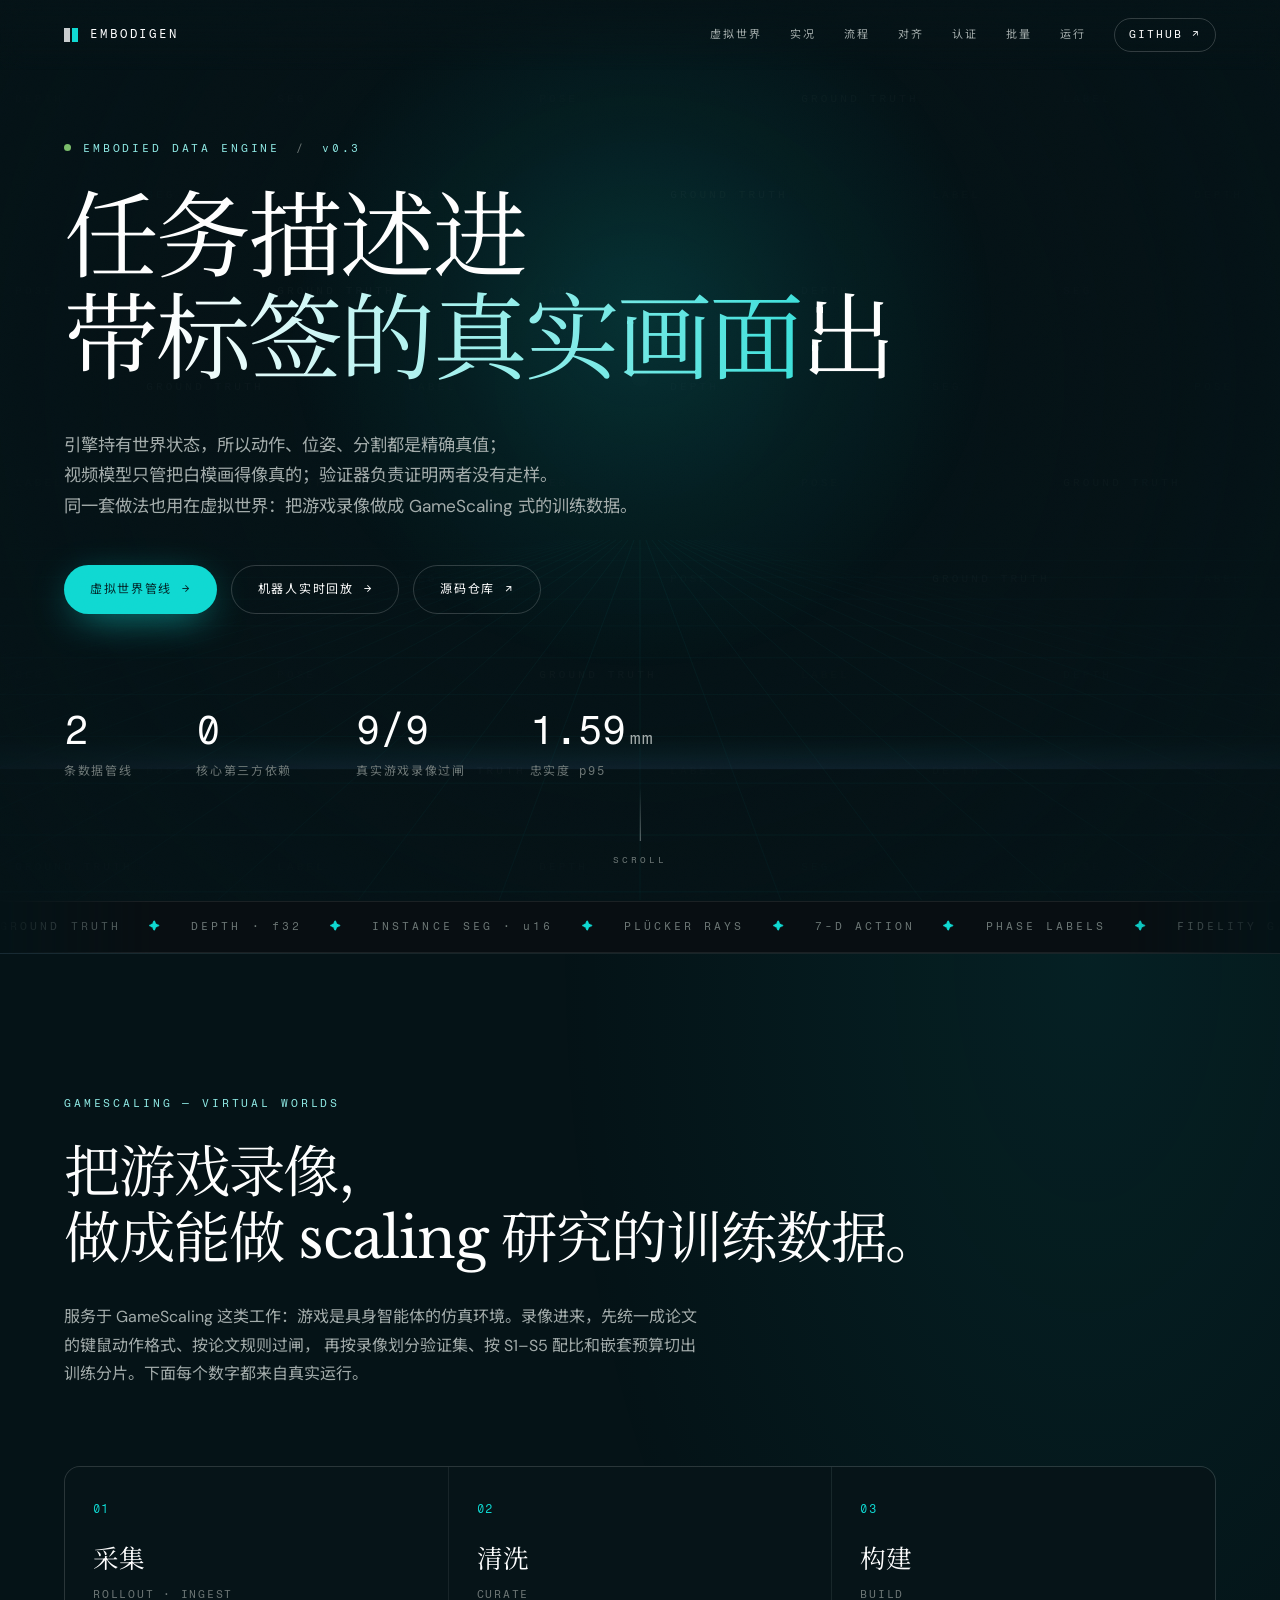
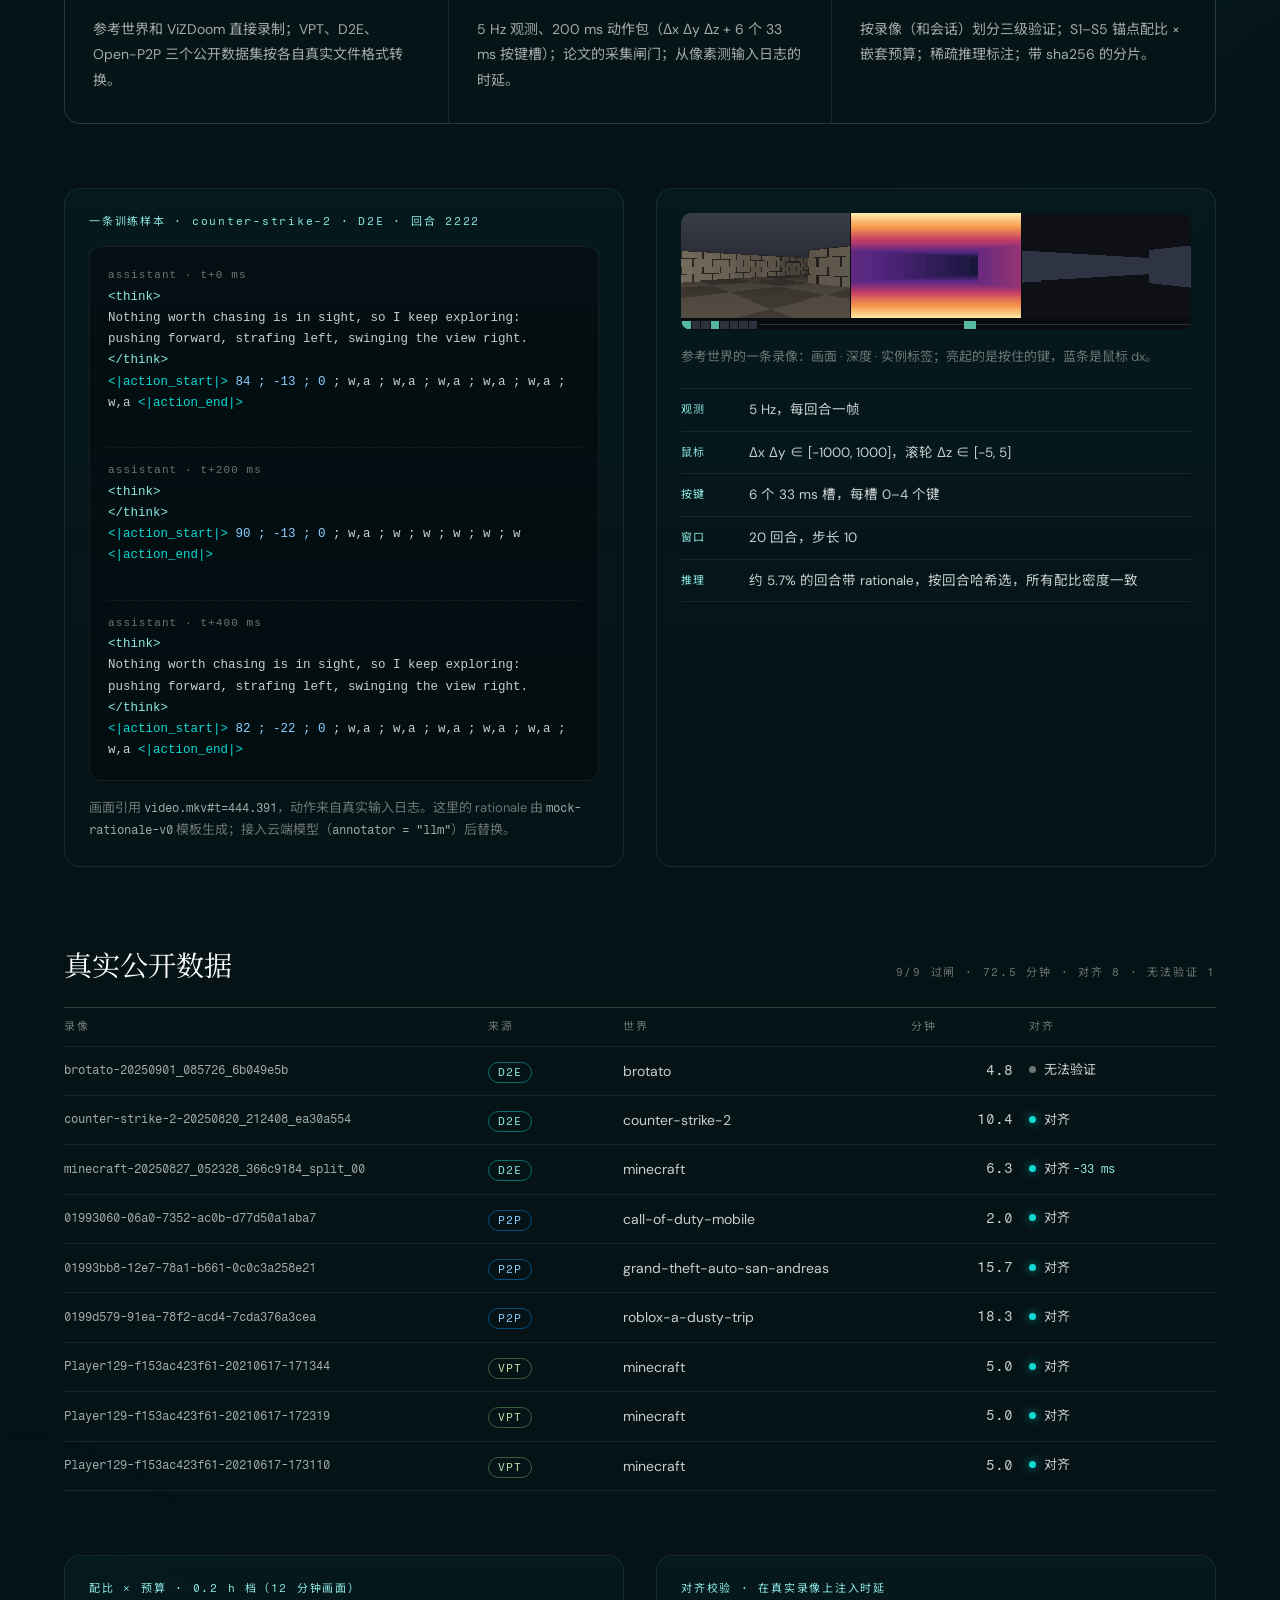
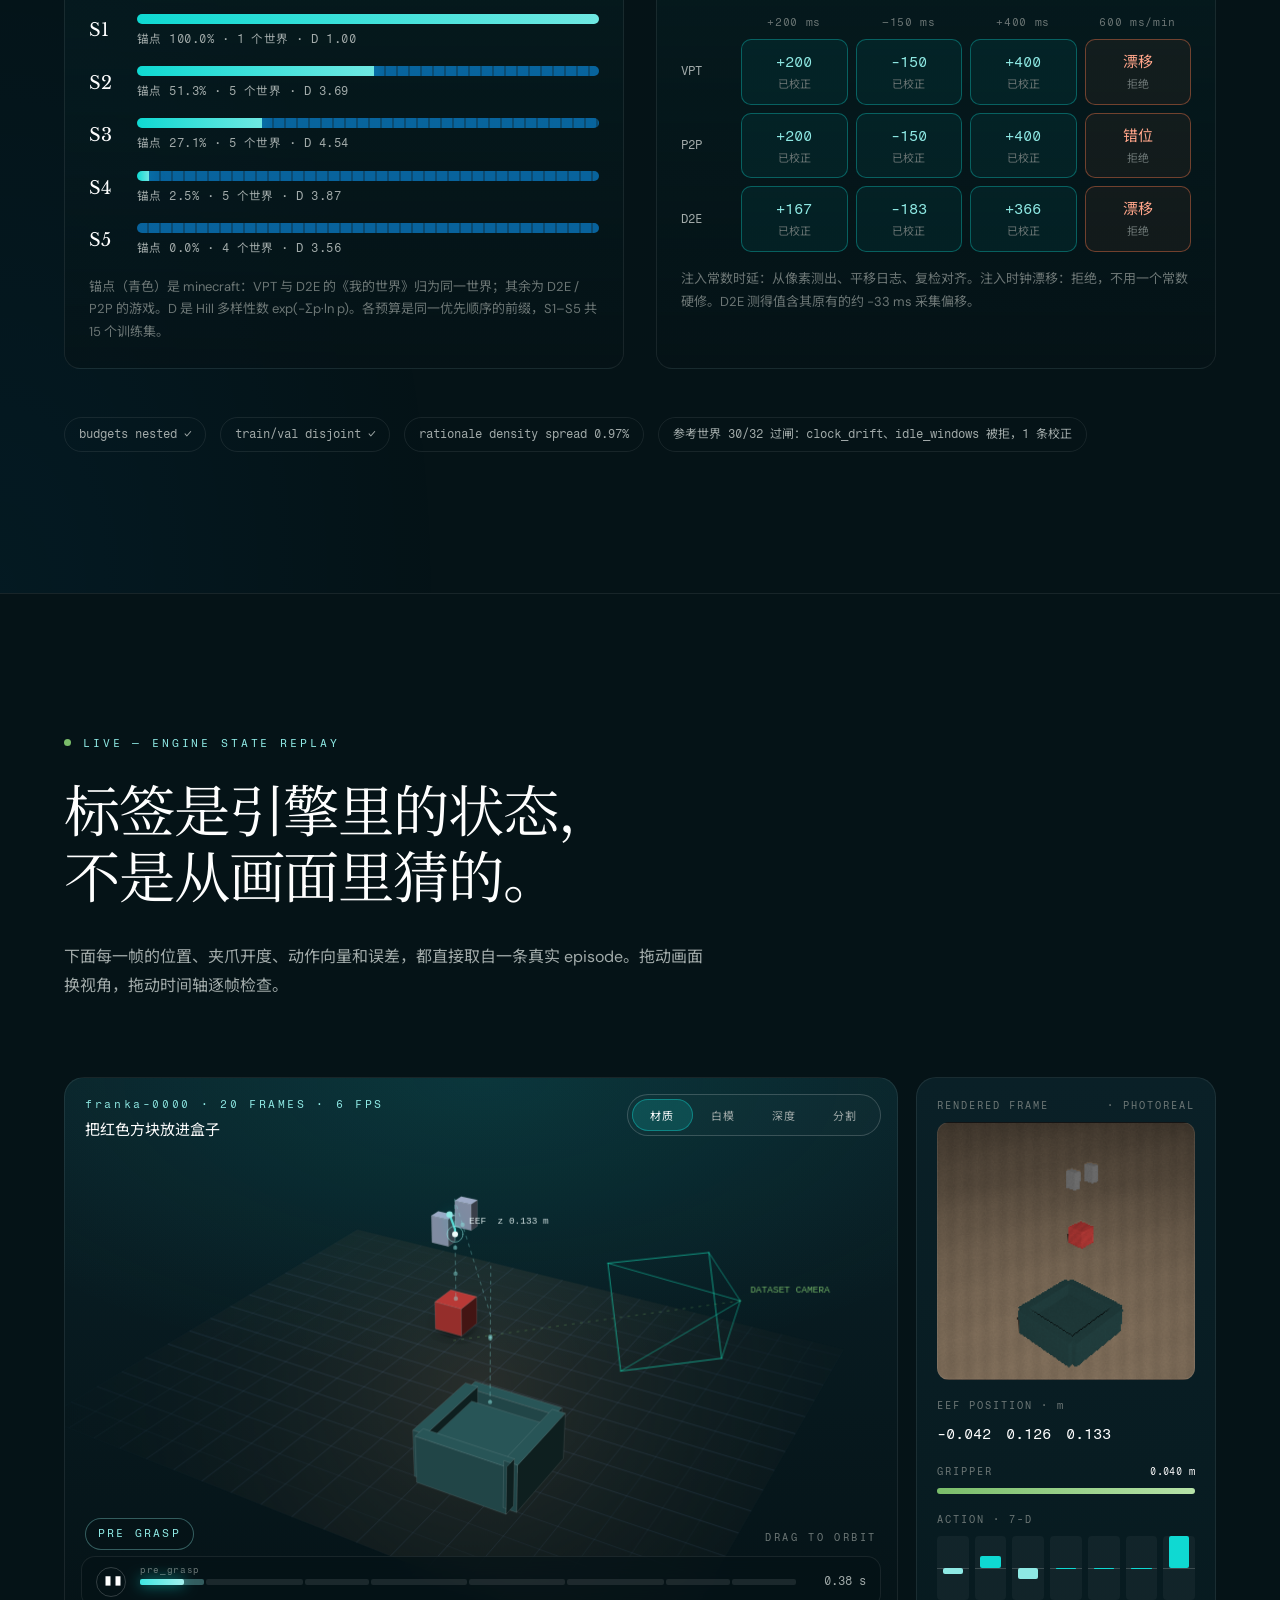
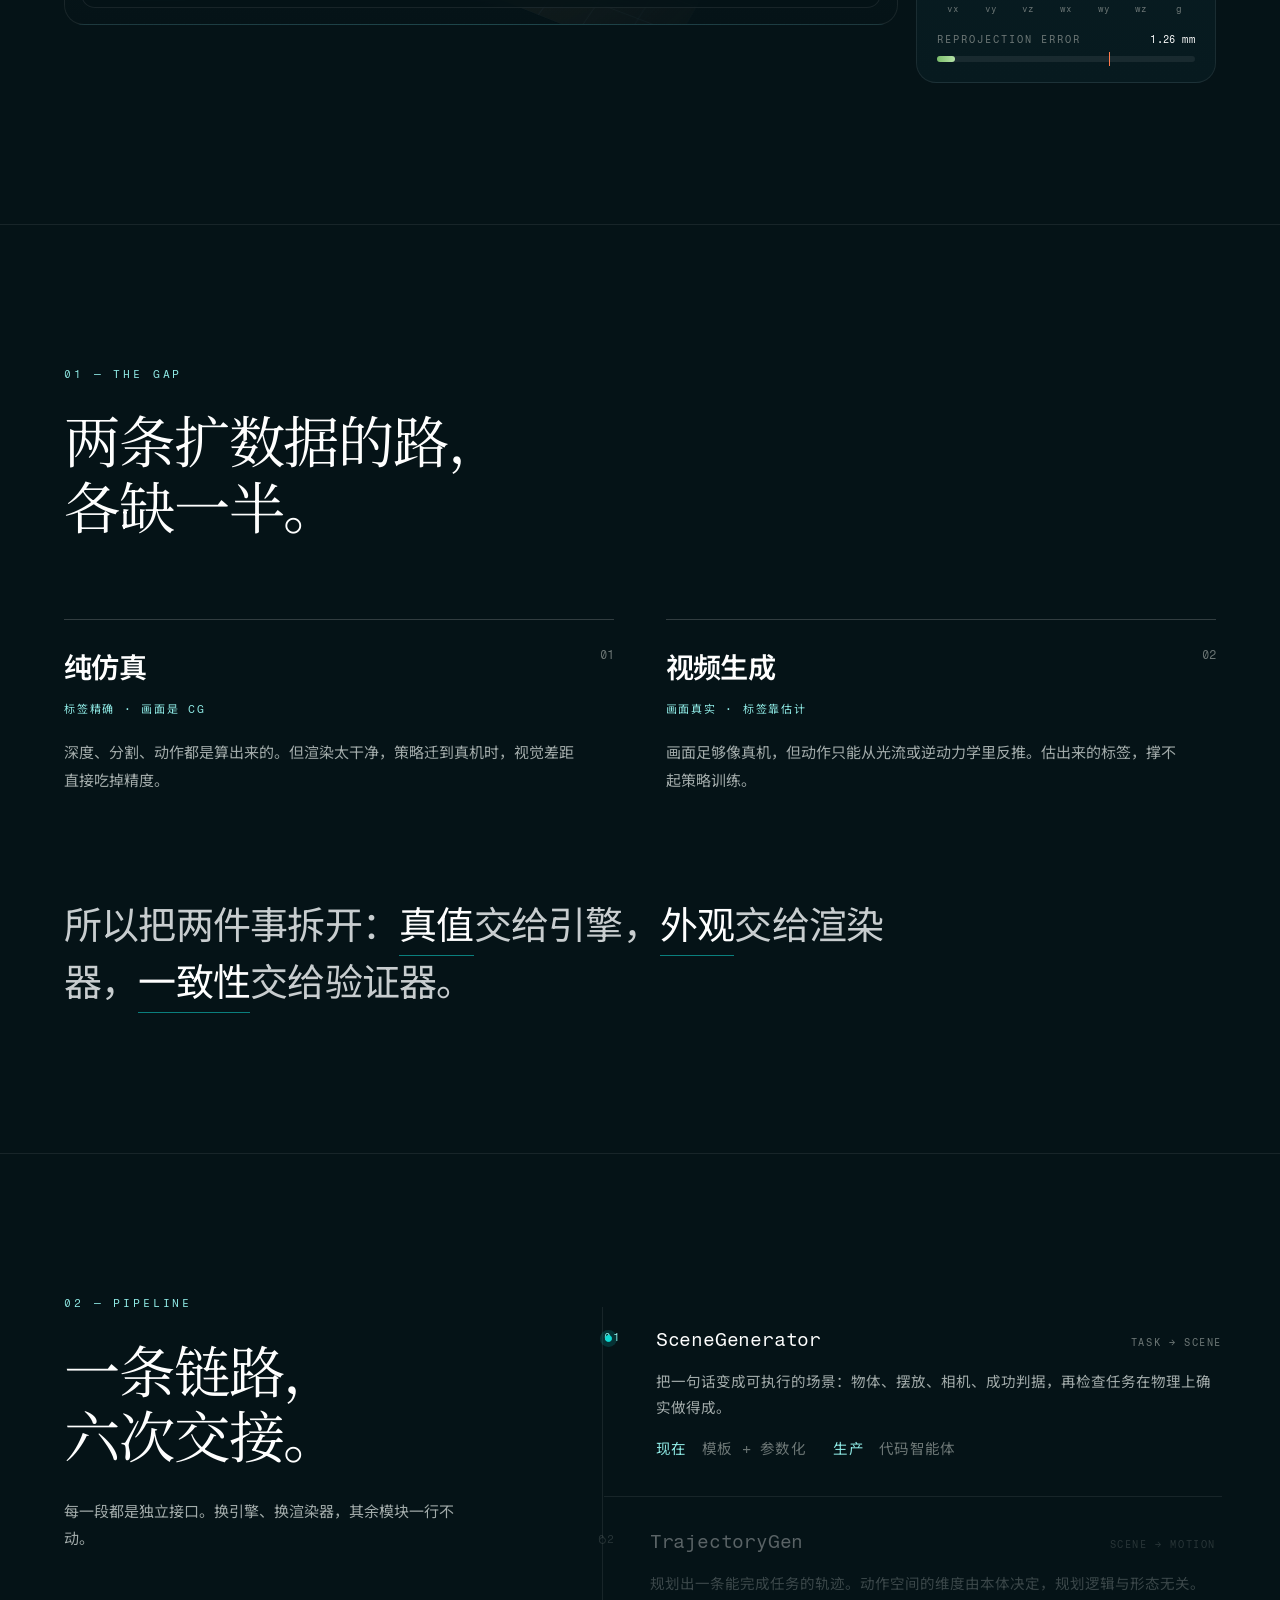
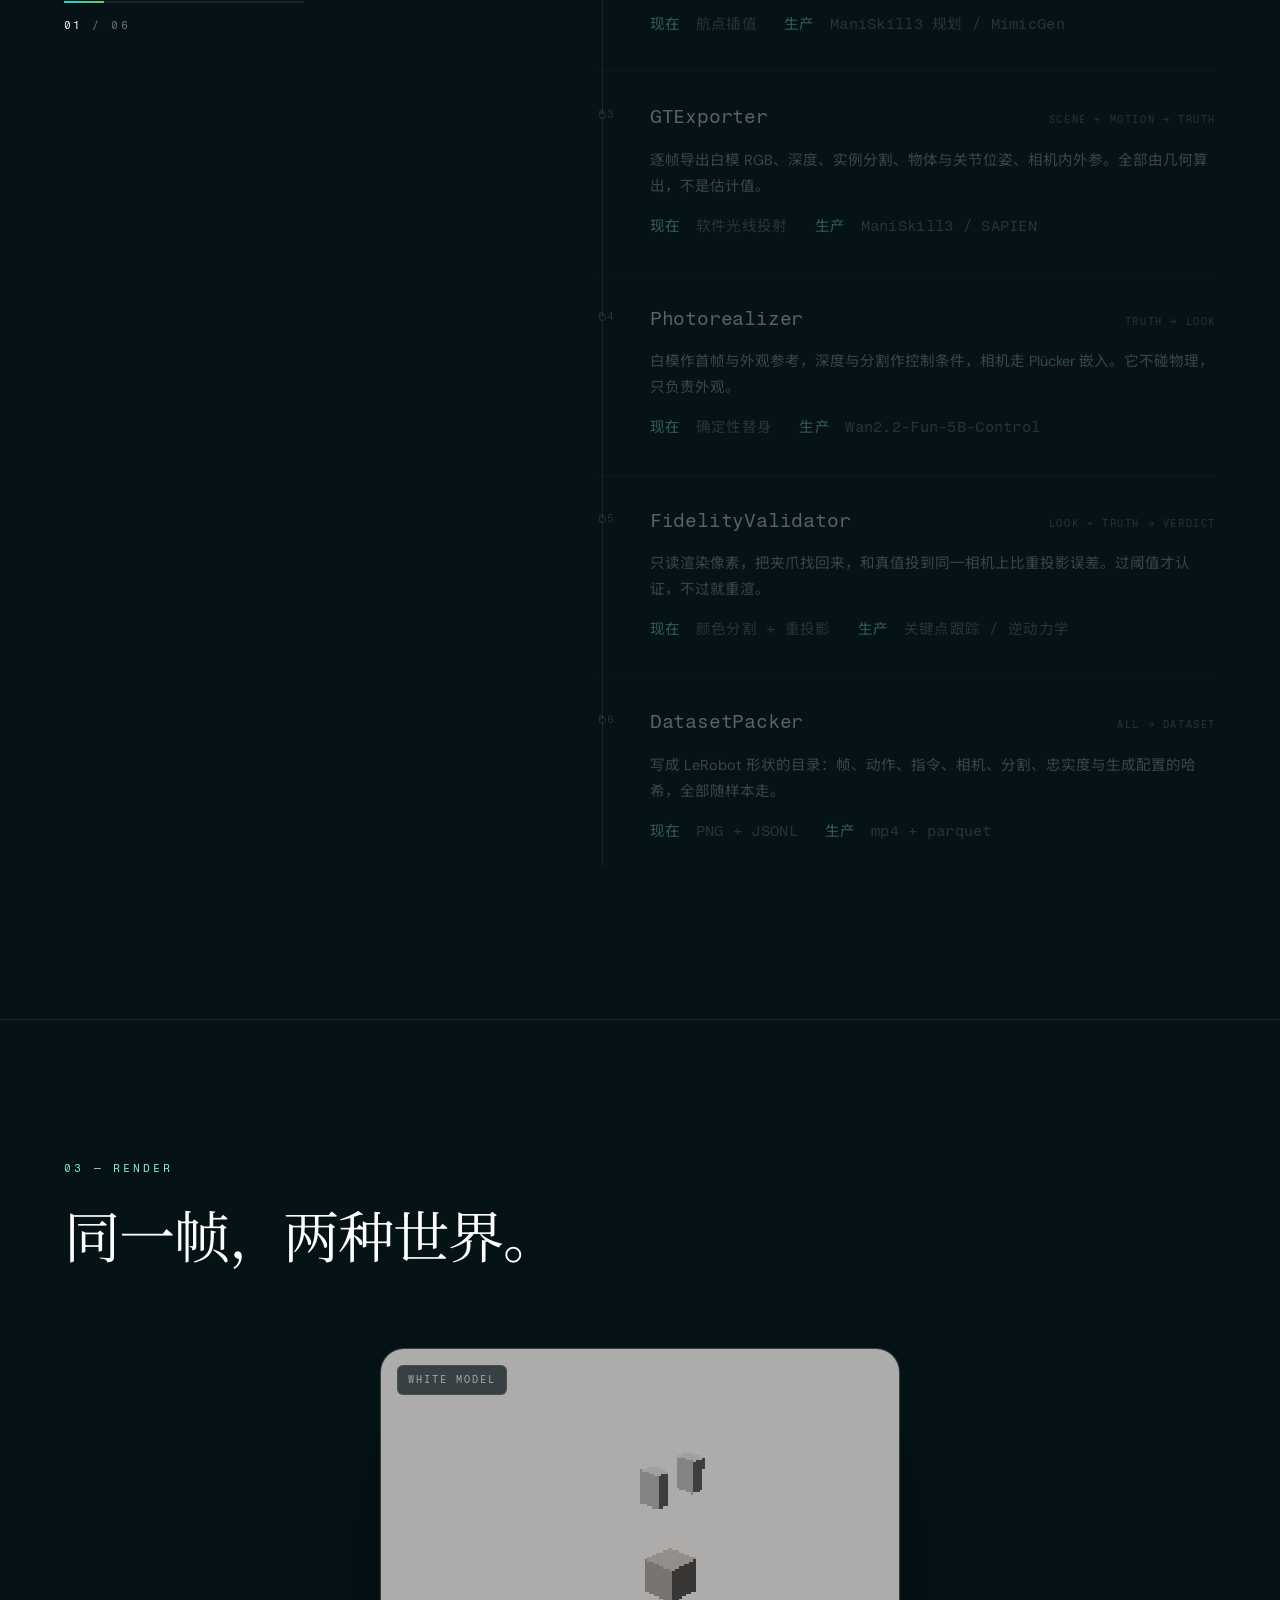
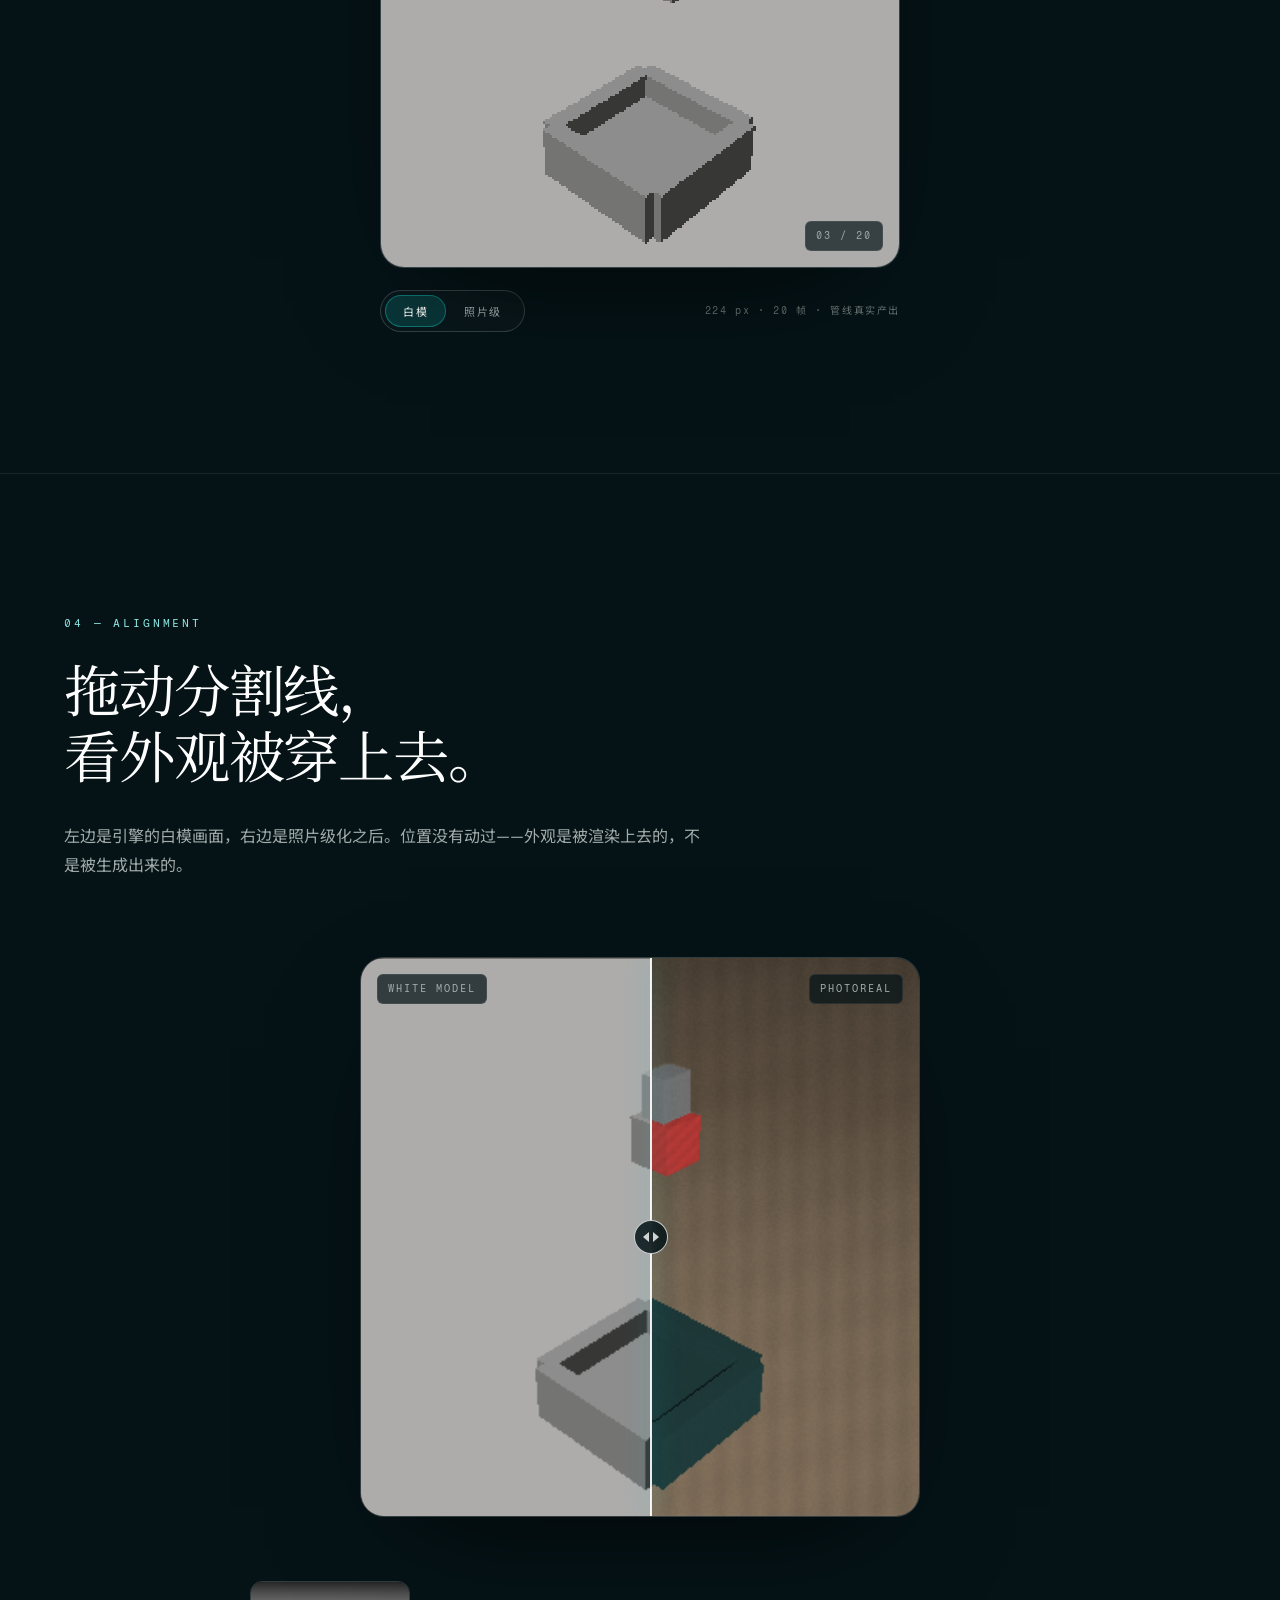
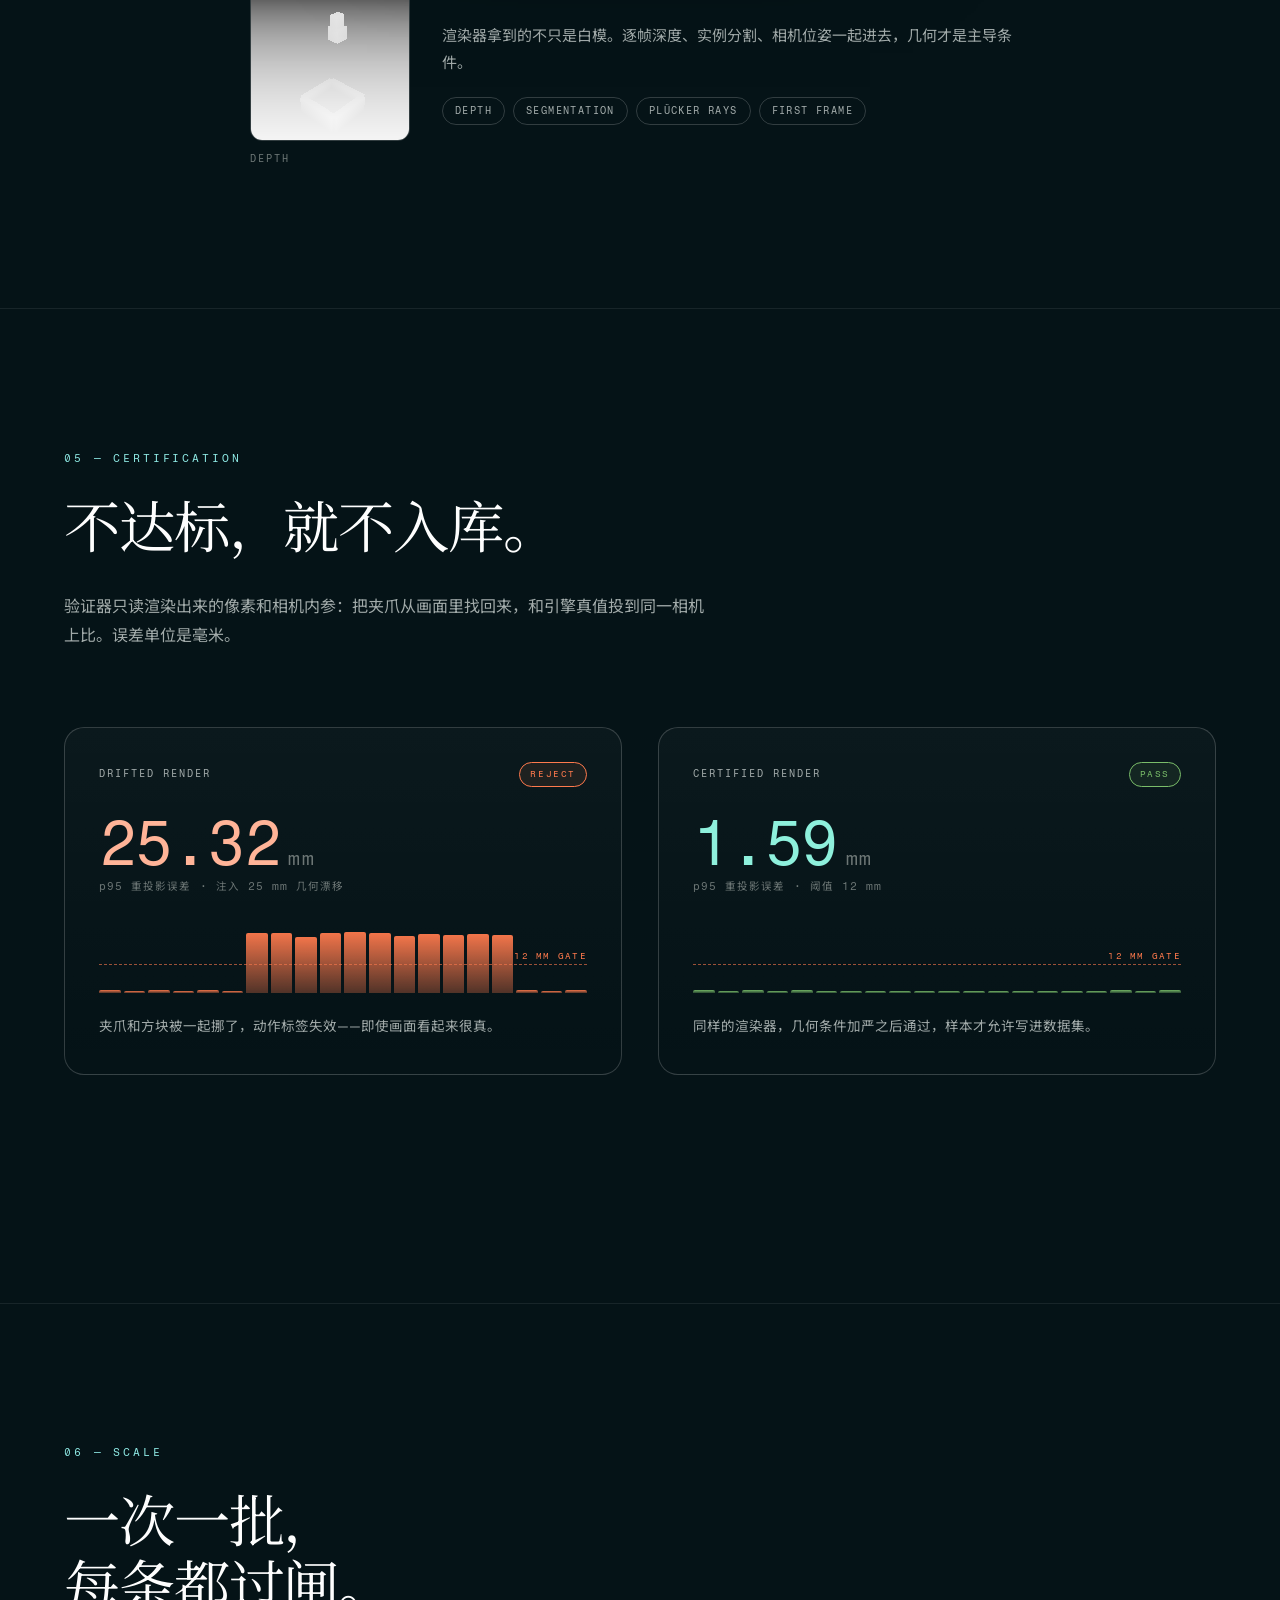
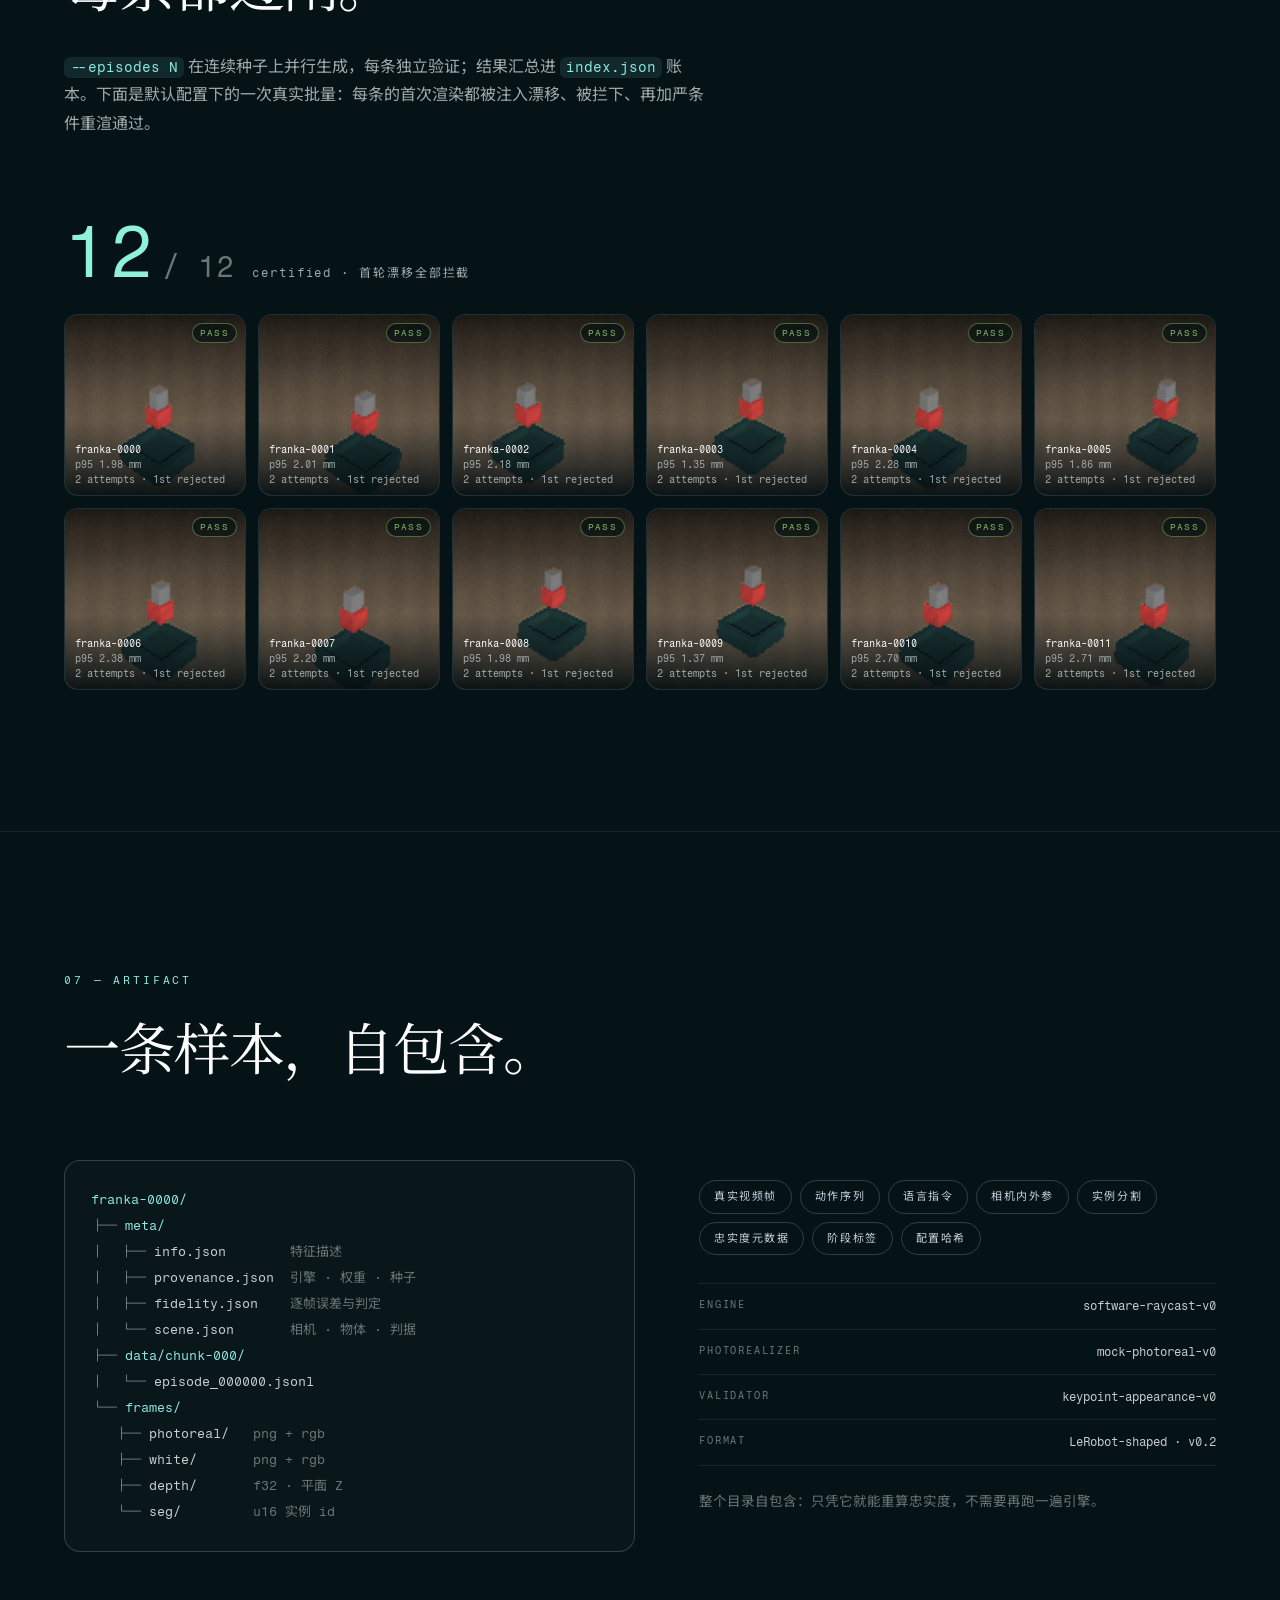
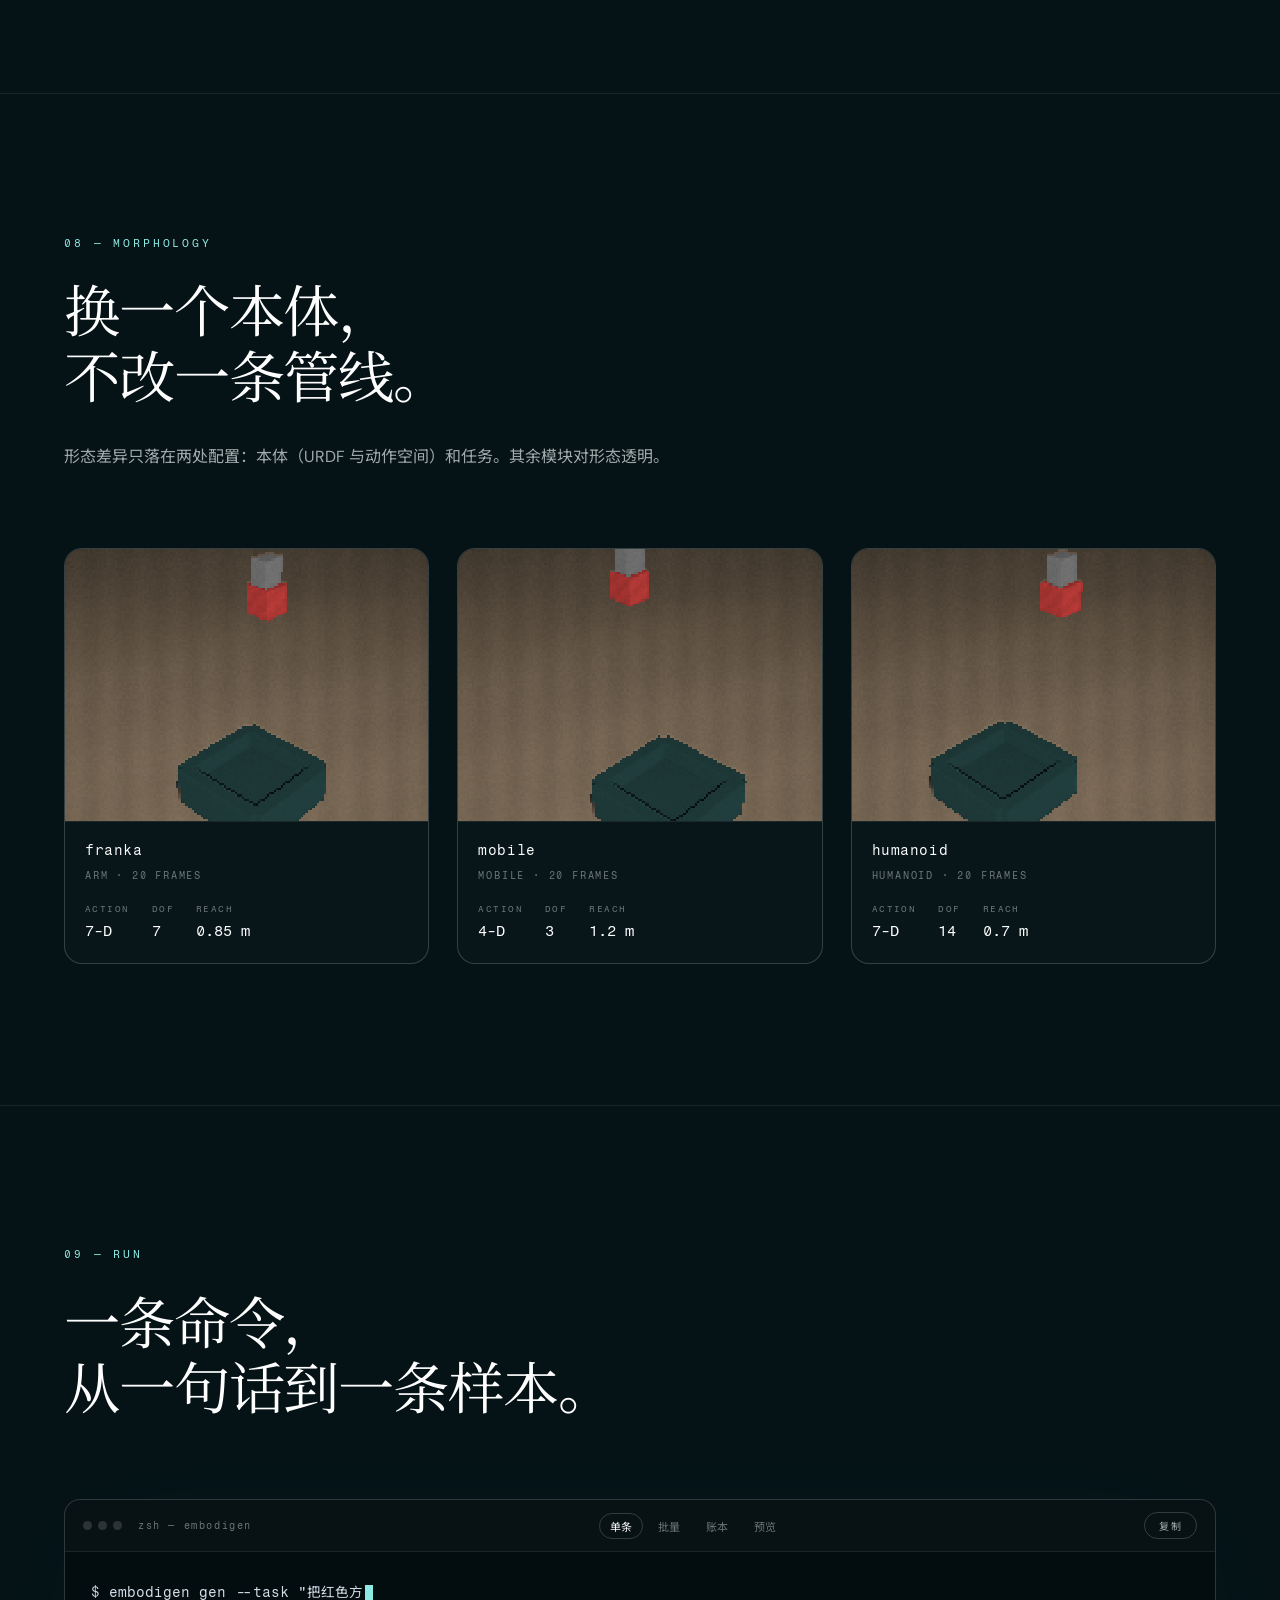
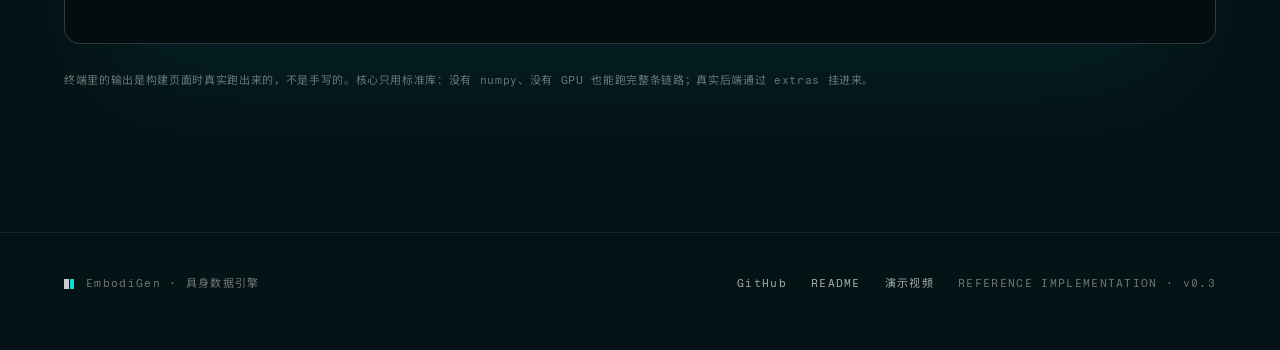
<file: docs/index.html>
<!DOCTYPE html>
<html lang="zh-CN">
<head>
<meta charset="utf-8" />
<meta name="viewport" content="width=device-width, initial-scale=1" />
<title>EmbodiGen</title>
<meta name="description" content="EmbodiGen 是具身数据引擎的参考实现：引擎持有精确真值，视频模型负责真实外观，验证器证明两者仍然对齐。" />
<meta property="og:type" content="website" />
<meta property="og:title" content="EmbodiGen" />
<meta property="og:description" content="引擎持有精确真值，视频模型负责真实外观，验证器证明两者仍然对齐。" />
<meta property="og:image" content="https://wellkilo.github.io/embodigen/assets/screens/hero.jpg" />
<meta name="twitter:card" content="summary_large_image" />
<meta name="theme-color" content="#051317" />
<link rel="icon" href="favicon.ico" sizes="any" />
<link rel="icon" href="favicon.svg" type="image/svg+xml" />
<link rel="apple-touch-icon" href="apple-touch-icon.png" />
<link rel="preconnect" href="https://fonts.googleapis.com" />
<link rel="preconnect" href="https://fonts.gstatic.com" crossorigin />
<link rel="stylesheet" href="https://fonts.googleapis.com/css2?family=DM+Sans:opsz,wght@9..40,400;9..40,500&family=Fragment+Mono&family=Libre+Baskerville:ital,wght@0,400;1,400&family=Noto+Sans+SC:wght@400;500&family=Noto+Serif+SC:wght@400;500&display=swap" />
<link rel="stylesheet" href="assets/styles.css" />
</head>
<body>

<canvas id="field" aria-hidden="true"></canvas>
<div class="glow" id="glow" aria-hidden="true"></div>
<div class="grain" aria-hidden="true"></div>

<header class="topbar">
  <a class="brand" href="#top" aria-label="EmbodiGen 首页">
    <span class="mark" aria-hidden="true"></span>
    <span class="brand-text">EMBODIGEN</span>
  </a>
  <nav class="nav">
    <a href="#worlds">虚拟世界</a>
    <a href="#live">实况</a>
    <a href="#pipeline">流程</a>
    <a href="#compare">对齐</a>
    <a href="#fidelity">认证</a>
    <a href="#scale">批量</a>
    <a href="#run">运行</a>
    <a class="nav-gh" href="https://github.com/wellkilo/embodigen" target="_blank" rel="noopener">GITHUB<span aria-hidden="true"> ↗</span></a>
  </nav>
</header>

<main id="top">

  <!-- 00 · HERO -->
  <section class="hero">
    <div class="shell hero-inner">
      <p class="eyebrow" data-reveal><span class="live-dot" aria-hidden="true"></span>EMBODIED DATA ENGINE <span class="sep">/</span> v0.3</p>
      <h1 data-reveal>
        <span class="line">任务描述进</span>
        <span class="line"><em data-scramble>带标签的真实画面</em>出</span>
      </h1>
      <p class="lede" data-reveal>
        引擎持有世界状态，所以动作、位姿、分割都是精确真值；<br class="br-wide" />
        视频模型只管把白模画得像真的；验证器负责证明两者没有走样。<br class="br-wide" />
        同一套做法也用在虚拟世界：把游戏录像做成 GameScaling 式的训练数据。
      </p>
      <div class="cta" data-reveal>
        <a class="btn primary" href="#worlds">虚拟世界管线 <span aria-hidden="true">→</span></a>
        <a class="btn ghost" href="#live">机器人实时回放 <span aria-hidden="true">→</span></a>
        <a class="btn ghost" href="https://github.com/wellkilo/embodigen" target="_blank" rel="noopener">源码仓库 <span aria-hidden="true">↗</span></a>
      </div>
      <dl class="stats" data-reveal>
        <div><dt>2</dt><dd>条数据管线</dd></div>
        <div><dt>0</dt><dd>核心第三方依赖</dd></div>
        <div><dt><span id="stat-real">9/9</span></dt><dd>真实游戏录像过闸</dd></div>
        <div><dt><span id="stat-p95">1.59</span><small>mm</small></dt><dd>忠实度 p95</dd></div>
      </dl>
    </div>
    <div class="scroll-cue" aria-hidden="true">
      <span class="cue-line"></span>
      <span class="cue-text">SCROLL</span>
    </div>
  </section>

  <div class="marquee" aria-hidden="true">
    <div class="marquee-track">
      <span>GROUND TRUTH</span><i>✦</i><span>DEPTH · f32</span><i>✦</i><span>INSTANCE SEG · u16</span><i>✦</i><span>PLÜCKER RAYS</span><i>✦</i><span>7-D ACTION</span><i>✦</i><span>PHASE LABELS</span><i>✦</i><span>FIDELITY GATE</span><i>✦</i><span>PROVENANCE</span><i>✦</i><span>LEROBOT-SHAPED</span><i>✦</i>
      <span>GROUND TRUTH</span><i>✦</i><span>DEPTH · f32</span><i>✦</i><span>INSTANCE SEG · u16</span><i>✦</i><span>PLÜCKER RAYS</span><i>✦</i><span>7-D ACTION</span><i>✦</i><span>PHASE LABELS</span><i>✦</i><span>FIDELITY GATE</span><i>✦</i><span>PROVENANCE</span><i>✦</i><span>LEROBOT-SHAPED</span><i>✦</i>
    </div>
  </div>

  <!-- WORLDS · GameScaling virtual-world pipeline -->
  <section class="section worlds" id="worlds">
    <div class="shell">
      <header class="section-head">
        <p class="eyebrow" data-reveal>GAMESCALING — VIRTUAL WORLDS</p>
        <h2 data-reveal>把游戏录像，<br />做成能做 scaling 研究的训练数据。</h2>
        <p class="section-lede" data-reveal>
          服务于 GameScaling 这类工作：游戏是具身智能体的仿真环境。录像进来，先统一成论文的键鼠动作格式、按论文规则过闸，
          再按录像划分验证集、按 S1–S5 配比和嵌套预算切出训练分片。下面每个数字都来自真实运行。
        </p>
      </header>

      <ol class="w-stages" data-reveal>
        <li>
          <span class="w-idx">01</span>
          <h3>采集</h3>
          <p class="w-io">rollout · ingest</p>
          <p>参考世界和 ViZDoom 直接录制；VPT、D2E、Open-P2P 三个公开数据集按各自真实文件格式转换。</p>
        </li>
        <li>
          <span class="w-idx">02</span>
          <h3>清洗</h3>
          <p class="w-io">curate</p>
          <p>5 Hz 观测、200 ms 动作包（Δx Δy Δz + 6 个 33 ms 按键槽）；论文的采集闸门；从像素测输入日志的时延。</p>
        </li>
        <li>
          <span class="w-idx">03</span>
          <h3>构建</h3>
          <p class="w-io">build</p>
          <p>按录像（和会话）划分三级验证；S1–S5 锚点配比 × 嵌套预算；稀疏推理标注；带 sha256 的分片。</p>
        </li>
      </ol>

      <div class="w-pair">
        <div class="w-sample spot" data-reveal>
          <p class="w-label">一条训练样本 · <span id="w-sample-src">—</span></p>
          <pre id="w-sample"><code>—</code></pre>
          <p class="w-note">画面引用 <code id="w-sample-img">—</code>，动作来自真实输入日志。这里的 rationale 由 <code>mock-rationale-v0</code> 模板生成；接入云端模型（<code>annotator = "llm"</code>）后替换。</p>
        </div>
        <figure class="w-figure spot" data-reveal>
          <img src="assets/gameplay-preview.gif" width="964" height="222" loading="lazy" alt="参考世界的一条录像：画面、引擎深度、实例标签，下方是每个动作包的按键和鼠标 dx" />
          <figcaption>参考世界的一条录像：画面 · 深度 · 实例标签；亮起的是按住的键，蓝条是鼠标 dx。</figcaption>
          <dl class="w-spec">
            <div><dt>观测</dt><dd>5 Hz，每回合一帧</dd></div>
            <div><dt>鼠标</dt><dd>Δx Δy ∈ [−1000, 1000]，滚轮 Δz ∈ [−5, 5]</dd></div>
            <div><dt>按键</dt><dd>6 个 33 ms 槽，每槽 0–4 个键</dd></div>
            <div><dt>窗口</dt><dd>20 回合，步长 10</dd></div>
            <div><dt>推理</dt><dd>约 5.7% 的回合带 rationale，按回合哈希选，所有配比密度一致</dd></div>
          </dl>
        </figure>
      </div>

      <div class="w-block" data-reveal>
        <div class="w-block-head">
          <h3>真实公开数据</h3>
          <p class="w-io" id="w-real-sum">—</p>
        </div>
        <div class="w-table" id="w-sources" role="table" aria-label="真实公开录像的通过情况"></div>
      </div>

      <div class="w-grid2">
        <div class="w-card spot" data-reveal>
          <p class="w-label">配比 × 预算 · <span id="w-mix-budget">—</span></p>
          <div class="w-mix" id="w-mix"></div>
          <p class="w-note" id="w-mix-note">—</p>
        </div>
        <div class="w-card spot" data-reveal>
          <p class="w-label">对齐校验 · 在真实录像上注入时延</p>
          <div class="w-align" id="w-align"></div>
          <p class="w-note">注入常数时延：从像素测出、平移日志、复检对齐。注入时钟漂移：拒绝，不用一个常数硬修。D2E 测得值含其原有的约 −33 ms 采集偏移。</p>
        </div>
      </div>

      <p class="w-checks" id="w-checks" data-reveal>—</p>
    </div>
  </section>

  <!-- LIVE · 3D episode replay -->
  <section class="section live-section" id="live">
    <div class="shell">
      <header class="section-head">
        <p class="eyebrow" data-reveal><span class="live-dot" aria-hidden="true"></span>LIVE — ENGINE STATE REPLAY</p>
        <h2 data-reveal>标签是引擎里的状态，<br />不是从画面里猜的。</h2>
        <p class="section-lede" data-reveal>下面每一帧的位置、夹爪开度、动作向量和误差，都直接取自一条真实 episode。拖动画面换视角，拖动时间轴逐帧检查。</p>
      </header>

      <div class="live" data-reveal>
        <div class="viewer spot" id="viewer">
          <canvas id="scene3d" aria-label="episode 的三维回放：物体、夹爪轨迹与数据集相机"></canvas>
          <div class="v-hud v-hud-tl">
            <span class="hud-id" id="hud-id">franka-0000</span>
            <span class="hud-task" id="hud-task">把红色方块放进盒子</span>
          </div>
          <div class="v-hud v-hud-tr switch" role="group" aria-label="渲染通道">
            <button type="button" class="on" data-mode="material">材质</button>
            <button type="button" data-mode="clay">白模</button>
            <button type="button" data-mode="depth">深度</button>
            <button type="button" data-mode="seg">分割</button>
          </div>
          <div class="v-hud v-hud-bl">
            <span class="hud-phase" id="hud-phase">PRE_GRASP</span>
          </div>
          <p class="v-hint" aria-hidden="true">DRAG TO ORBIT</p>
          <div class="timeline">
            <button type="button" class="play" id="play" aria-label="暂停">❚❚</button>
            <div class="track" id="track">
              <div class="phases" id="phases"></div>
              <div class="track-fill" id="track-fill"></div>
              <input type="range" id="scrub" min="0" max="1000" value="0" aria-label="时间轴" />
            </div>
            <span class="t-read" id="t-read">0.00 s</span>
          </div>
        </div>

        <aside class="telemetry spot">
          <div class="tel-block">
            <p class="tel-label">RENDERED FRAME <span id="pip-mode">· PHOTOREAL</span></p>
            <div class="pip" id="pip" role="img" aria-label="同一时刻管线真实渲染的帧"></div>
          </div>
          <div class="tel-block">
            <p class="tel-label">EEF POSITION · m</p>
            <p class="tel-xyz" id="tel-eef">0.000 0.000 0.000</p>
          </div>
          <div class="tel-block">
            <p class="tel-label">GRIPPER <span class="tel-val" id="tel-grip">0.040 m</span></p>
            <div class="meter"><span id="grip-fill"></span></div>
          </div>
          <div class="tel-block">
            <p class="tel-label">ACTION · 7-D</p>
            <div class="action-bars" id="action-bars"></div>
          </div>
          <div class="tel-block">
            <p class="tel-label">REPROJECTION ERROR <span class="tel-val" id="tel-err">0.00 mm</span></p>
            <div class="meter err"><span id="err-fill"></span><i id="err-thr"></i></div>
          </div>
        </aside>
      </div>
    </div>
  </section>

  <!-- 01 · GAP -->
  <section class="section" id="gap">
    <div class="shell">
      <header class="section-head">
        <p class="eyebrow" data-reveal>01 — THE GAP</p>
        <h2 data-reveal>两条扩数据的路，<br />各缺一半。</h2>
      </header>

      <div class="gap-grid">
        <article class="gap-card spot" data-reveal>
          <span class="card-index">01</span>
          <h3>纯仿真</h3>
          <p class="card-tag">标签精确 · 画面是 CG</p>
          <p class="card-body">深度、分割、动作都是算出来的。但渲染太干净，策略迁到真机时，视觉差距直接吃掉精度。</p>
        </article>
        <article class="gap-card spot" data-reveal>
          <span class="card-index">02</span>
          <h3>视频生成</h3>
          <p class="card-tag">画面真实 · 标签靠估计</p>
          <p class="card-body">画面足够像真机，但动作只能从光流或逆动力学里反推。估出来的标签，撑不起策略训练。</p>
        </article>
      </div>

      <p class="pivot" data-reveal>
        所以把两件事拆开：<em>真值</em>交给引擎，<em>外观</em>交给渲染器，<em>一致性</em>交给验证器。
      </p>
    </div>
  </section>

  <!-- 02 · PIPELINE -->
  <section class="section pipeline" id="pipeline">
    <div class="shell pipeline-grid">
      <div class="pipeline-side">
        <p class="eyebrow">02 — PIPELINE</p>
        <h2>一条链路，<br />六次交接。</h2>
        <p class="side-note">每一段都是独立接口。换引擎、换渲染器，其余模块一行不动。</p>
        <div class="pipe-meter" aria-hidden="true">
          <span class="pipe-fill" id="pipe-fill"></span>
        </div>
        <p class="pipe-label"><span id="pipe-count">01</span> / 06</p>
      </div>

      <ol class="stages" id="stages">
        <li class="stage" data-stage>
          <span class="s-dot" aria-hidden="true"></span>
          <span class="s-index">01</span>
          <div class="s-body">
            <div class="s-head"><h3>SceneGenerator</h3><span class="s-io">TASK → SCENE</span></div>
            <p>把一句话变成可执行的场景：物体、摆放、相机、成功判据，再检查任务在物理上确实做得成。</p>
            <p class="s-stack"><span>现在</span> 模板 + 参数化 <span>生产</span> 代码智能体</p>
          </div>
        </li>
        <li class="stage" data-stage>
          <span class="s-dot" aria-hidden="true"></span>
          <span class="s-index">02</span>
          <div class="s-body">
            <div class="s-head"><h3>TrajectoryGen</h3><span class="s-io">SCENE → MOTION</span></div>
            <p>规划出一条能完成任务的轨迹。动作空间的维度由本体决定，规划逻辑与形态无关。</p>
            <p class="s-stack"><span>现在</span> 航点插值 <span>生产</span> ManiSkill3 规划 / MimicGen</p>
          </div>
        </li>
        <li class="stage" data-stage>
          <span class="s-dot" aria-hidden="true"></span>
          <span class="s-index">03</span>
          <div class="s-body">
            <div class="s-head"><h3>GTExporter</h3><span class="s-io">SCENE + MOTION → TRUTH</span></div>
            <p>逐帧导出白模 RGB、深度、实例分割、物体与关节位姿、相机内外参。全部由几何算出，不是估计值。</p>
            <p class="s-stack"><span>现在</span> 软件光线投射 <span>生产</span> ManiSkill3 / SAPIEN</p>
          </div>
        </li>
        <li class="stage" data-stage>
          <span class="s-dot" aria-hidden="true"></span>
          <span class="s-index">04</span>
          <div class="s-body">
            <div class="s-head"><h3>Photorealizer</h3><span class="s-io">TRUTH → LOOK</span></div>
            <p>白模作首帧与外观参考，深度与分割作控制条件，相机走 Plücker 嵌入。它不碰物理，只负责外观。</p>
            <p class="s-stack"><span>现在</span> 确定性替身 <span>生产</span> Wan2.2-Fun-5B-Control</p>
          </div>
        </li>
        <li class="stage" data-stage>
          <span class="s-dot" aria-hidden="true"></span>
          <span class="s-index">05</span>
          <div class="s-body">
            <div class="s-head"><h3>FidelityValidator</h3><span class="s-io">LOOK + TRUTH → VERDICT</span></div>
            <p>只读渲染像素，把夹爪找回来，和真值投到同一相机上比重投影误差。过阈值才认证，不过就重渲。</p>
            <p class="s-stack"><span>现在</span> 颜色分割 + 重投影 <span>生产</span> 关键点跟踪 / 逆动力学</p>
          </div>
        </li>
        <li class="stage" data-stage>
          <span class="s-dot" aria-hidden="true"></span>
          <span class="s-index">06</span>
          <div class="s-body">
            <div class="s-head"><h3>DatasetPacker</h3><span class="s-io">ALL → DATASET</span></div>
            <p>写成 LeRobot 形状的目录：帧、动作、指令、相机、分割、忠实度与生成配置的哈希，全部随样本走。</p>
            <p class="s-stack"><span>现在</span> PNG + JSONL <span>生产</span> mp4 + parquet</p>
          </div>
        </li>
      </ol>
    </div>
  </section>

  <!-- 03 · RENDER -->
  <section class="section film-section" id="render">
    <div class="shell">
      <header class="section-head">
        <p class="eyebrow" data-reveal>03 — RENDER</p>
        <h2 data-reveal>同一帧，两种世界。</h2>
      </header>

      <div class="film-shell" data-reveal>
        <div class="film-frame">
          <div class="film" id="film" role="img" aria-label="白模与照片级渲染的帧序列"></div>
          <span class="film-badge" id="film-badge">WHITE MODEL</span>
          <span class="film-count" id="film-count">01 / 20</span>
        </div>
        <div class="film-bar">
          <div class="switch" role="group" aria-label="切换渲染模式">
            <button type="button" class="on" data-sheet="white">白模</button>
            <button type="button" data-sheet="photoreal">照片级</button>
          </div>
          <p class="film-note">160 px · 20 帧 · 8 fps · 管线真实产出</p>
        </div>
      </div>
    </div>
  </section>

  <!-- 04 · ALIGNMENT -->
  <section class="section" id="compare">
    <div class="shell">
      <header class="section-head">
        <p class="eyebrow" data-reveal>04 — ALIGNMENT</p>
        <h2 data-reveal>拖动分割线，<br />看外观被穿上去。</h2>
        <p class="section-lede" data-reveal>左边是引擎的白模画面，右边是照片级化之后。位置没有动过——外观是被渲染上去的，不是被生成出来的。</p>
      </header>

      <div class="slider" id="slider" data-reveal>
        <img class="slider-base" src="assets/hero-photoreal.png" alt="照片级渲染结果" />
        <div class="slider-clip">
          <img src="assets/hero-white.png" alt="同一帧的白模渲染" />
        </div>
        <span class="slider-tag left">WHITE MODEL</span>
        <span class="slider-tag right">PHOTOREAL</span>
        <div class="slider-handle" id="handle" role="slider" tabindex="0"
             aria-label="对比分割线" aria-valuemin="0" aria-valuemax="100" aria-valuenow="52">
          <span class="handle-grip" aria-hidden="true"></span>
        </div>
      </div>

      <div class="conditions" data-reveal>
        <figure class="cond-fig">
          <img src="assets/hero-depth.png" alt="深度通道" />
          <figcaption>DEPTH</figcaption>
        </figure>
        <div class="cond-copy">
          <p>渲染器拿到的不只是白模。逐帧深度、实例分割、相机位姿一起进去，几何才是主导条件。</p>
          <ul class="chips">
            <li>DEPTH</li>
            <li>SEGMENTATION</li>
            <li>PLÜCKER RAYS</li>
            <li>FIRST FRAME</li>
          </ul>
        </div>
      </div>
    </div>
  </section>

  <!-- 05 · CERTIFICATION -->
  <section class="section" id="fidelity">
    <div class="shell">
      <header class="section-head">
        <p class="eyebrow" data-reveal>05 — CERTIFICATION</p>
        <h2 data-reveal>不达标，就不入库。</h2>
        <p class="section-lede" data-reveal>验证器只读渲染出来的像素和相机内参：把夹爪从画面里找回来，和引擎真值投到同一相机上比。误差单位是毫米。</p>
      </header>

      <div class="verdicts">
        <article class="verdict is-bad spot" data-reveal>
          <header class="v-head">
            <span class="v-name">DRIFTED RENDER</span>
            <span class="pill reject">REJECT</span>
          </header>
          <p class="v-big"><span data-count="25.39" data-decimals="2">0</span><small>mm</small></p>
          <p class="v-sub">p95 重投影误差 · 注入 25 mm 几何漂移</p>
          <div class="bars" id="bars-bad" aria-hidden="true"></div>
          <p class="v-foot">夹爪和方块被一起挪了，动作标签失效——即使画面看起来很真。</p>
        </article>

        <article class="verdict is-good spot" data-reveal>
          <header class="v-head">
            <span class="v-name">CERTIFIED RENDER</span>
            <span class="pill accept">PASS</span>
          </header>
          <p class="v-big"><span data-count="1.83" data-decimals="2">0</span><small>mm</small></p>
          <p class="v-sub">p95 重投影误差 · 阈值 12 mm</p>
          <div class="bars" id="bars-good" aria-hidden="true"></div>
          <p class="v-foot">同样的渲染器，几何条件加严之后通过，样本才允许写进数据集。</p>
        </article>
      </div>

      <p class="fine" data-reveal>重试不是再渲一次碰运气：每一轮都加严几何条件，种子与权重写进 provenance，事后可以审计。</p>
    </div>
  </section>

  <!-- 06 · SCALE -->
  <section class="section" id="scale">
    <div class="shell">
      <header class="section-head">
        <p class="eyebrow" data-reveal>06 — SCALE</p>
        <h2 data-reveal>一次一批，<br />每条都过闸。</h2>
        <p class="section-lede" data-reveal><code>--episodes N</code> 在连续种子上并行生成，每条独立验证；结果汇总进 <code>index.json</code> 账本。下面是默认配置下的一次真实批量：每条的首次渲染都被注入漂移、被拦下、再加严条件重渲通过。</p>
      </header>
      <div class="batch-head" data-reveal>
        <p class="batch-stat"><span id="batch-cert">12</span><small>/ <span id="batch-total">12</span></small></p>
        <p class="batch-cap">certified · 首轮漂移全部拦截</p>
      </div>
      <div class="batch-grid" id="batch-grid" data-reveal></div>
    </div>
  </section>

  <!-- 07 · ARTIFACT -->
  <section class="section" id="artifact">
    <div class="shell">
      <header class="section-head">
        <p class="eyebrow" data-reveal>07 — ARTIFACT</p>
        <h2 data-reveal>一条样本，自包含。</h2>
      </header>

      <div class="artifact-grid">
        <pre class="tree" data-reveal><span class="t-dir">franka-0000/</span>
├─ <span class="t-dir">meta/</span>
│  ├─ info.json        <span class="t-dim">特征描述</span>
│  ├─ provenance.json  <span class="t-dim">引擎 · 权重 · 种子</span>
│  ├─ fidelity.json    <span class="t-dim">逐帧误差与判定</span>
│  └─ scene.json       <span class="t-dim">相机 · 物体 · 判据</span>
├─ <span class="t-dir">data/chunk-000/</span>
│  └─ episode_000000.jsonl
└─ <span class="t-dir">frames/</span>
   ├─ photoreal/   <span class="t-dim">png + rgb</span>
   ├─ white/       <span class="t-dim">png + rgb</span>
   ├─ depth/       <span class="t-dim">f32 · 平面 Z</span>
   └─ seg/         <span class="t-dim">u16 实例 id</span></pre>

        <div class="artifact-side" data-reveal>
          <ul class="chips large">
            <li>真实视频帧</li>
            <li>动作序列</li>
            <li>语言指令</li>
            <li>相机内外参</li>
            <li>实例分割</li>
            <li>忠实度元数据</li>
            <li>阶段标签</li>
            <li>配置哈希</li>
          </ul>
          <dl class="prov">
            <div><dt>ENGINE</dt><dd>software-raycast-v0</dd></div>
            <div><dt>PHOTOREALIZER</dt><dd>mock-photoreal-v0</dd></div>
            <div><dt>VALIDATOR</dt><dd>keypoint-appearance-v0</dd></div>
            <div><dt>FORMAT</dt><dd>LeRobot-shaped · v0.2</dd></div>
          </dl>
          <p class="artifact-note">整个目录自包含：只凭它就能重算忠实度，不需要再跑一遍引擎。</p>
        </div>
      </div>
    </div>
  </section>

  <!-- 08 · MORPHOLOGY -->
  <section class="section" id="bodies">
    <div class="shell">
      <header class="section-head">
        <p class="eyebrow" data-reveal>08 — MORPHOLOGY</p>
        <h2 data-reveal>换一个本体，<br />不改一条管线。</h2>
        <p class="section-lede" data-reveal>形态差异只落在两处配置：本体（URDF 与动作空间）和任务。其余模块对形态透明。</p>
      </header>

      <div class="body-grid" id="body-grid"></div>
    </div>
  </section>

  <!-- 09 · RUN -->
  <section class="section" id="run">
    <div class="shell">
      <header class="section-head">
        <p class="eyebrow" data-reveal>09 — RUN</p>
        <h2 data-reveal>一条命令，<br />从一句话到一条样本。</h2>
      </header>

      <div class="terminal spot" data-reveal>
        <div class="term-bar">
          <span class="term-dots" aria-hidden="true"><i></i><i></i><i></i></span>
          <em>zsh — embodigen</em>
          <div class="term-tabs" id="term-tabs" role="tablist"></div>
          <button class="copy" id="copy" type="button">复制</button>
        </div>
        <pre><code id="cmd">pip install -e .
embodigen gen --task "把红色方块放进盒子" --out out --resolution 96
embodigen validate --episode out/episodes/franka-0000</code><code class="term-out" id="term-out"></code></pre>
      </div>

      <p class="run-note" data-reveal>终端里的输出是构建页面时真实跑出来的，不是手写的。核心只用标准库：没有 numpy、没有 GPU 也能跑完整条链路；真实后端通过 extras 挂进来。</p>
    </div>
  </section>

</main>

<footer class="footer">
  <div class="shell footer-inner">
    <div class="foot-left">
      <span class="mark small" aria-hidden="true"></span>
      <span>EmbodiGen · 具身数据引擎</span>
    </div>
    <div class="foot-right">
      <a href="https://github.com/wellkilo/embodigen" target="_blank" rel="noopener">GitHub</a>
      <a href="https://github.com/wellkilo/embodigen/blob/main/README.md" target="_blank" rel="noopener">README</a>
      <a href="assets/showcase.mp4" target="_blank" rel="noopener">演示视频</a>
      <span class="dim">REFERENCE IMPLEMENTATION · v0.3</span>
    </div>
  </div>
</footer>

<script src="assets/metrics.js"></script>
<script src="assets/app.js"></script>
<script src="assets/live.js"></script>
<script src="assets/gameplay.js"></script>
<script src="assets/worlds.js"></script>
</body>
</html>
</file>
<file: docs/assets/styles.css>
/* ============================================================
   EmbodiGen — showcase
   Dark editorial system: deep teal-black base, one cyan accent,
   serif display type, monospace labels, thin translucent rules.
   ============================================================ */

:root {
  --bg: #051317;
  --bg-soft: #071a1f;
  --surface: #0a2027;
  --surface-2: #0e262d;
  --ink: #fefefe;
  --muted: #a2abaa;
  --dim: #6c7675;
  --line: rgba(254, 254, 254, 0.08);
  --line-strong: rgba(254, 254, 254, 0.18);
  /* names kept from the blue theme; the accent is now cyan */
  --blue: #0fd9d2;
  --blue-soft: #8ee9e4;
  --sky: #0099ff;
  --teal: #7abd6a;
  --warn: #ff7a4d;
  --accent-rgb: 15, 217, 210;
  --accent-soft-rgb: 142, 233, 228;
  --ok-rgb: 122, 189, 106;
  --bg-rgb: 5, 19, 23;

  --serif: "Libre Baskerville", "Noto Serif SC", "Songti SC", "STSong", Georgia, serif;
  --display: "DM Sans", -apple-system, BlinkMacSystemFont, "Segoe UI",
    "PingFang SC", "Hiragino Sans GB", "Microsoft YaHei", "Noto Sans SC", sans-serif;
  --mono: "Fragment Mono", ui-monospace, "SF Mono", "JetBrains Mono", "Roboto Mono", Menlo,
    Consolas, "PingFang SC", "Microsoft YaHei", "Noto Sans SC", monospace;

  --shell: 1240px;
  --gutter: clamp(20px, 5vw, 64px);
  --ease: cubic-bezier(0.16, 1, 0.3, 1);
}

*,
*::before,
*::after {
  box-sizing: border-box;
}

html {
  scroll-behavior: smooth;
  -webkit-text-size-adjust: 100%;
  overflow-x: clip;
}

body {
  margin: 0;
  background: var(--bg);
  color: var(--ink);
  font-family: var(--display);
  font-size: 16px;
  line-height: 1.6;
  -webkit-font-smoothing: antialiased;
  overflow-x: hidden;
}

img {
  display: block;
  max-width: 100%;
}

a {
  color: inherit;
  text-decoration: none;
}

::selection {
  background: var(--blue);
  color: #fff;
}

.shell {
  width: min(100% - var(--gutter) * 2, var(--shell));
  margin-inline: auto;
}

/* ---------- atmosphere ---------- */

#field {
  position: fixed;
  inset: 0;
  width: 100%;
  height: 100%;
  z-index: 0;
  pointer-events: none;
  opacity: 0.55;
}

.glow {
  position: fixed;
  top: 0;
  left: 0;
  width: 720px;
  height: 720px;
  margin: -360px 0 0 -360px;
  border-radius: 50%;
  background: radial-gradient(
    circle,
    rgba(var(--accent-rgb), 0.16) 0%,
    rgba(var(--accent-rgb), 0.06) 38%,
    transparent 70%
  );
  pointer-events: none;
  z-index: 0;
  transition: opacity 0.6s var(--ease);
  will-change: transform;
}

.grain {
  position: fixed;
  inset: 0;
  z-index: 40;
  pointer-events: none;
  opacity: 0.035;
  background-image: url("data:image/svg+xml,%3Csvg xmlns='http://www.w3.org/2000/svg' width='160' height='160'%3E%3Cfilter id='n'%3E%3CfeTurbulence type='fractalNoise' baseFrequency='0.9' numOctaves='3'/%3E%3C/filter%3E%3Crect width='160' height='160' filter='url(%23n)'/%3E%3C/svg%3E");
  mix-blend-mode: overlay;
}

main,
.topbar,
.footer {
  position: relative;
  z-index: 10;
}

/* ---------- top bar ---------- */

.topbar {
  position: fixed;
  top: 0;
  left: 0;
  right: 0;
  z-index: 30;
  display: flex;
  align-items: center;
  justify-content: space-between;
  padding: 18px var(--gutter);
  background: linear-gradient(to bottom, rgba(var(--bg-rgb), 0.86), rgba(var(--bg-rgb), 0));
  backdrop-filter: blur(14px);
  -webkit-backdrop-filter: blur(14px);
}

.brand {
  display: inline-flex;
  align-items: center;
  gap: 12px;
  font-family: var(--mono);
  font-size: 12px;
  letter-spacing: 0.24em;
}

.mark {
  width: 14px;
  height: 14px;
  display: inline-flex;
  gap: 1.5px;
}

.mark::before,
.mark::after {
  content: "";
  display: block;
  flex: 1;
}

.mark::before {
  background: #c8cdcf;
}

.mark::after {
  background: var(--blue);
}

.mark.small {
  width: 10px;
  height: 10px;
  gap: 1px;
}

.nav {
  display: flex;
  align-items: center;
  gap: 28px;
  font-family: var(--mono);
  font-size: 11px;
  letter-spacing: 0.18em;
  color: var(--muted);
}

.nav a {
  transition: color 0.3s var(--ease);
}

.nav a:hover {
  color: var(--ink);
}

.nav-gh {
  color: var(--ink);
  border: 1px solid var(--line-strong);
  border-radius: 999px;
  padding: 7px 14px;
  transition: border-color 0.3s var(--ease), background 0.3s var(--ease);
}

.nav-gh:hover {
  border-color: var(--blue);
  background: rgba(var(--accent-rgb), 0.1);
}

/* ---------- type ---------- */

.eyebrow {
  font-family: var(--mono);
  font-size: 11px;
  letter-spacing: 0.26em;
  color: var(--blue-soft);
  margin: 0 0 28px;
}

.eyebrow .sep {
  color: var(--dim);
  margin: 0 6px;
}

h1,
h2,
h3 {
  font-weight: 600;
  margin: 0;
}

/* ---------- hero ---------- */

.hero {
  min-height: 100svh;
  display: flex;
  align-items: center;
  padding: 140px 0 120px;
  position: relative;
}

.hero-inner {
  position: relative;
}

h1 {
  font-family: var(--serif);
  font-size: clamp(42px, 7.4vw, 104px);
  line-height: 1.08;
  letter-spacing: -0.03em;
  font-weight: 400;
}

h1 .line {
  display: block;
}

h1 em {
  font-style: normal;
  background: linear-gradient(92deg, #fefefe 6%, var(--blue) 55%, var(--sky) 98%);
  -webkit-background-clip: text;
  background-clip: text;
  color: transparent;
}

.lede {
  margin: 40px 0 0;
  max-width: 42em;
  font-size: clamp(15px, 1.35vw, 19px);
  line-height: 1.75;
  color: var(--muted);
}

.cta {
  display: flex;
  flex-wrap: wrap;
  gap: 14px;
  margin-top: 44px;
}

.btn {
  display: inline-flex;
  align-items: center;
  gap: 10px;
  padding: 14px 26px;
  border-radius: 999px;
  font-family: var(--mono);
  font-size: 12px;
  letter-spacing: 0.14em;
  transition: transform 0.4s var(--ease), background 0.4s var(--ease),
    border-color 0.4s var(--ease), box-shadow 0.4s var(--ease);
}

.btn.primary {
  background: var(--blue);
  color: #03272a;
  box-shadow: 0 10px 40px -12px rgba(var(--accent-rgb), 0.8);
}

.btn.primary:hover {
  transform: translateY(-2px);
  box-shadow: 0 18px 50px -12px rgba(var(--accent-rgb), 0.9);
}

.btn.ghost {
  border: 1px solid var(--line-strong);
  color: var(--ink);
}

.btn.ghost:hover {
  border-color: rgba(255, 255, 255, 0.34);
  background: rgba(255, 255, 255, 0.04);
  transform: translateY(-2px);
}

.stats {
  display: flex;
  flex-wrap: wrap;
  gap: clamp(28px, 5vw, 72px);
  margin: clamp(56px, 8vw, 96px) 0 0;
  padding: 0;
}

.stats div {
  display: flex;
  flex-direction: column;
  gap: 2px;
}

.stats dt {
  font-family: var(--mono);
  font-size: clamp(26px, 3.4vw, 40px);
  letter-spacing: -0.02em;
  line-height: 1;
}

.stats dt small {
  font-size: 0.42em;
  letter-spacing: 0.05em;
  color: var(--muted);
  margin-left: 4px;
}

.stats dd {
  margin: 10px 0 0;
  font-size: 12px;
  letter-spacing: 0.14em;
  color: var(--dim);
  font-family: var(--mono);
}

.scroll-cue {
  position: absolute;
  left: 50%;
  bottom: 34px;
  transform: translateX(-50%);
  display: flex;
  flex-direction: column;
  align-items: center;
  gap: 12px;
  font-family: var(--mono);
  font-size: 9px;
  letter-spacing: 0.34em;
  color: var(--dim);
}

.cue-line {
  width: 1px;
  height: 54px;
  background: linear-gradient(to bottom, transparent, rgba(255, 255, 255, 0.4));
  position: relative;
  overflow: hidden;
}

.cue-line::after {
  content: "";
  position: absolute;
  top: -40%;
  left: 0;
  width: 1px;
  height: 40%;
  background: var(--blue);
  animation: cue 2.4s var(--ease) infinite;
}

@keyframes cue {
  0% {
    transform: translateY(0);
    opacity: 0;
  }
  30% {
    opacity: 1;
  }
  100% {
    transform: translateY(340%);
    opacity: 0;
  }
}

/* ---------- sections ---------- */

.section {
  padding: clamp(90px, 11vw, 168px) 0;
  border-top: 1px solid var(--line);
}

section[id] {
  scroll-margin-top: 96px;
}

html.capture {
  scroll-behavior: auto;
}

.section-head {
  margin-bottom: clamp(48px, 6vw, 84px);
}

h2 {
  font-family: var(--serif);
  font-size: clamp(32px, 4.4vw, 60px);
  line-height: 1.16;
  letter-spacing: -0.02em;
  font-weight: 400;
}

.section-lede {
  margin: 32px 0 0;
  max-width: 40em;
  color: var(--muted);
  font-size: clamp(15px, 1.25vw, 17px);
  line-height: 1.8;
}

/* ---------- 01 gap ---------- */

.gap-grid {
  display: grid;
  grid-template-columns: repeat(2, minmax(0, 1fr));
  gap: clamp(24px, 4vw, 56px);
}

.gap-card {
  border-top: 1px solid var(--line-strong);
  padding-top: 26px;
  position: relative;
}

.card-index {
  position: absolute;
  top: 26px;
  right: 0;
  font-family: var(--mono);
  font-size: 12px;
  color: var(--dim);
}

.gap-card h3 {
  font-size: clamp(22px, 2.2vw, 30px);
  letter-spacing: -0.02em;
}

.card-tag {
  margin: 10px 0 0;
  font-family: var(--mono);
  font-size: 11px;
  letter-spacing: 0.16em;
  color: var(--blue-soft);
}

.card-body {
  margin: 22px 0 0;
  color: var(--muted);
  font-size: 15px;
  line-height: 1.85;
  max-width: 34em;
}

.pivot {
  margin: clamp(64px, 8vw, 110px) 0 0;
  font-size: clamp(22px, 3vw, 38px);
  line-height: 1.5;
  letter-spacing: -0.02em;
  max-width: 22em;
  color: #c8cdcf;
}

.pivot em {
  font-style: normal;
  color: var(--ink);
  border-bottom: 1px solid rgba(var(--accent-rgb), 0.55);
  padding-bottom: 4px;
}

/* ---------- 02 pipeline ---------- */

.pipeline-grid {
  display: grid;
  grid-template-columns: minmax(0, 0.85fr) minmax(0, 1.15fr);
  gap: clamp(40px, 6vw, 100px);
  align-items: start;
}

.pipeline-side {
  position: sticky;
  top: 120px;
}

.side-note {
  margin: 28px 0 0;
  color: var(--muted);
  font-size: 15px;
  line-height: 1.8;
  max-width: 26em;
}

.pipe-meter {
  margin-top: 48px;
  width: 100%;
  max-width: 240px;
  height: 2px;
  background: var(--line);
  overflow: hidden;
}

.pipe-fill {
  display: block;
  height: 100%;
  width: 0%;
  background: linear-gradient(90deg, var(--blue), var(--teal));
  transition: width 0.5s var(--ease);
}

.pipe-label {
  margin: 14px 0 0;
  font-family: var(--mono);
  font-size: 11px;
  letter-spacing: 0.22em;
  color: var(--dim);
}

.pipe-label span {
  color: var(--ink);
}

.stages {
  list-style: none;
  margin: 0;
  padding: 0;
  position: relative;
}

.stages::before {
  content: "";
  position: absolute;
  left: 4px;
  top: 12px;
  bottom: 12px;
  width: 1px;
  background: var(--line);
}

.stage {
  position: relative;
  display: grid;
  grid-template-columns: 34px 1fr;
  gap: 18px;
  padding: 30px 0 34px;
  border-bottom: 1px solid var(--line);
  opacity: 0.34;
  transition: opacity 0.6s var(--ease), transform 0.6s var(--ease);
}

.stage:last-child {
  border-bottom: 0;
}

.stage.is-active {
  opacity: 1;
  transform: translateX(6px);
}

.s-dot {
  position: absolute;
  left: 1px;
  top: 40px;
  width: 7px;
  height: 7px;
  border-radius: 50%;
  background: var(--bg);
  border: 1px solid var(--dim);
  transition: background 0.5s var(--ease), border-color 0.5s var(--ease),
    box-shadow 0.5s var(--ease);
  z-index: 1;
}

.stage.is-active .s-dot {
  background: var(--blue);
  border-color: var(--blue);
  box-shadow: 0 0 0 5px rgba(var(--accent-rgb), 0.16);
}

.s-index {
  font-family: var(--mono);
  font-size: 11px;
  letter-spacing: 0.16em;
  color: var(--dim);
  padding-top: 4px;
}

.stage.is-active .s-index {
  color: var(--blue-soft);
}

.s-head {
  display: flex;
  align-items: baseline;
  justify-content: space-between;
  gap: 16px;
  flex-wrap: wrap;
}

.s-head h3 {
  font-family: var(--mono);
  font-size: clamp(16px, 1.5vw, 19px);
  letter-spacing: -0.01em;
  font-weight: 500;
}

.s-io {
  font-family: var(--mono);
  font-size: 10px;
  letter-spacing: 0.16em;
  color: var(--dim);
  white-space: nowrap;
}

.s-body p {
  margin: 14px 0 0;
  color: var(--muted);
  font-size: 14.5px;
  line-height: 1.8;
  max-width: 40em;
}

.s-stack {
  font-family: var(--mono);
  font-size: 1.6em;
  letter-spacing: 0.02em;
  color: var(--dim) !important;
}

.s-stack span {
  color: var(--blue-soft);
  margin-right: 6px;
}

.s-stack span + span {
  margin-left: 18px;
}

/* ---------- 03 film ---------- */

.film-shell {
  max-width: 520px;
  margin-inline: auto;
}

.film-frame {
  position: relative;
  aspect-ratio: 1 / 1;
  border-radius: 24px;
  overflow: hidden;
  border: 1px solid var(--line-strong);
  background: #061a1f;
  box-shadow: 0 40px 120px -50px rgba(0, 0, 0, 0.9),
    0 0 0 1px rgba(255, 255, 255, 0.02) inset;
}

.film {
  position: absolute;
  inset: 0;
  background-repeat: no-repeat;
  background-position: 0 0;
  image-rendering: pixelated;
}

.film-badge,
.film-count {
  position: absolute;
  font-family: var(--mono);
  font-size: 10px;
  letter-spacing: 0.2em;
  padding: 6px 10px;
  border-radius: 6px;
  background: rgba(var(--bg-rgb), 0.7);
  backdrop-filter: blur(8px);
  border: 1px solid var(--line);
  color: var(--muted);
}

.film-badge {
  top: 16px;
  left: 16px;
}

.film-count {
  bottom: 16px;
  right: 16px;
}

.film-bar {
  display: flex;
  align-items: center;
  justify-content: space-between;
  gap: 20px;
  flex-wrap: wrap;
  margin-top: 22px;
}

.switch {
  display: inline-flex;
  padding: 4px;
  border-radius: 999px;
  border: 1px solid var(--line-strong);
  background: rgba(255, 255, 255, 0.02);
}

.switch button {
  appearance: none;
  border: 0;
  background: transparent;
  color: var(--muted);
  font-family: var(--mono);
  font-size: 11px;
  letter-spacing: 0.14em;
  padding: 8px 18px;
  border-radius: 999px;
  cursor: pointer;
  transition: background 0.35s var(--ease), color 0.35s var(--ease);
}

.switch button.on {
  background: rgba(var(--accent-rgb), 0.16);
  color: var(--ink);
  box-shadow: inset 0 0 0 1px rgba(var(--accent-rgb), 0.4);
}

.film-note {
  margin: 0;
  font-family: var(--mono);
  font-size: 10px;
  letter-spacing: 0.16em;
  color: var(--dim);
}

/* ---------- 04 slider ---------- */

.slider {
  position: relative;
  width: min(100%, 560px);
  aspect-ratio: 1 / 1;
  margin-inline: auto;
  border-radius: 24px;
  overflow: hidden;
  border: 1px solid var(--line-strong);
  cursor: ew-resize;
  touch-action: none;
  --x: 52%;
  box-shadow: 0 40px 120px -50px rgba(0, 0, 0, 0.9);
}

.slider img {
  width: 100%;
  height: 100%;
  object-fit: cover;
  user-select: none;
  pointer-events: none;
}

.slider-clip {
  position: absolute;
  inset: 0;
  clip-path: inset(0 calc(100% - var(--x)) 0 0);
  will-change: clip-path;
}

.slider-handle {
  position: absolute;
  top: 0;
  bottom: 0;
  left: var(--x);
  width: 2px;
  margin-left: -1px;
  background: rgba(255, 255, 255, 0.9);
  box-shadow: 0 0 24px rgba(var(--accent-rgb), 0.7);
  outline: none;
}

.handle-grip {
  position: absolute;
  top: 50%;
  left: 50%;
  width: 34px;
  height: 34px;
  transform: translate(-50%, -50%);
  border-radius: 50%;
  background: rgba(var(--bg-rgb), 0.85);
  border: 1px solid rgba(255, 255, 255, 0.75);
  backdrop-filter: blur(6px);
  display: grid;
  place-items: center;
}

.handle-grip::before,
.handle-grip::after {
  content: "";
  position: absolute;
  width: 0;
  height: 0;
  border-block: 5px solid transparent;
}

.handle-grip::before {
  border-right: 6px solid rgba(255, 255, 255, 0.8);
  left: 8px;
}

.handle-grip::after {
  border-left: 6px solid rgba(255, 255, 255, 0.8);
  right: 8px;
}

.slider-handle:focus-visible .handle-grip {
  box-shadow: 0 0 0 4px rgba(var(--accent-rgb), 0.5);
}

.slider-tag {
  position: absolute;
  top: 16px;
  font-family: var(--mono);
  font-size: 10px;
  letter-spacing: 0.2em;
  padding: 6px 10px;
  border-radius: 6px;
  background: rgba(var(--bg-rgb), 0.72);
  border: 1px solid var(--line);
  color: var(--muted);
  backdrop-filter: blur(8px);
}

.slider-tag.left {
  left: 16px;
}

.slider-tag.right {
  right: 16px;
}

.conditions {
  display: grid;
  grid-template-columns: 160px minmax(0, 1fr);
  gap: 32px;
  align-items: center;
  margin-top: clamp(40px, 5vw, 64px);
  max-width: 780px;
  margin-inline: auto;
}

.cond-fig {
  margin: 0;
}

.cond-fig img {
  border-radius: 12px;
  border: 1px solid var(--line-strong);
  image-rendering: pixelated;
}

.cond-fig figcaption {
  margin-top: 10px;
  font-family: var(--mono);
  font-size: 10px;
  letter-spacing: 0.2em;
  color: var(--dim);
}

.cond-copy p {
  margin: 0;
  color: var(--muted);
  font-size: 15px;
  line-height: 1.8;
}

.chips {
  list-style: none;
  display: flex;
  flex-wrap: wrap;
  gap: 8px;
  padding: 0;
  margin: 20px 0 0;
}

.chips li {
  font-family: var(--mono);
  font-size: 10px;
  letter-spacing: 0.14em;
  color: var(--muted);
  border: 1px solid var(--line-strong);
  border-radius: 999px;
  padding: 5px 12px;
}

.chips.large li {
  font-size: 11px;
  padding: 7px 14px;
  color: #c6cedb;
}

/* ---------- 05 verdicts ---------- */

.verdicts {
  display: grid;
  grid-template-columns: repeat(2, minmax(0, 1fr));
  gap: clamp(20px, 3vw, 36px);
}

.verdict {
  border: 1px solid var(--line-strong);
  border-radius: 20px;
  padding: clamp(22px, 3vw, 34px);
  background: linear-gradient(180deg, rgba(255, 255, 255, 0.028), rgba(255, 255, 255, 0));
  position: relative;
  overflow: hidden;
}

.verdict::before {
  content: "";
  position: absolute;
  inset: 0 0 auto 0;
  height: 2px;
  opacity: 0.9;
}

.verdict.is-bad::before {
  background: linear-gradient(90deg, var(--warn), transparent 70%);
}

.verdict.is-good::before {
  background: linear-gradient(90deg, var(--teal), transparent 70%);
}

.v-head {
  display: flex;
  align-items: center;
  justify-content: space-between;
  gap: 12px;
}

.v-name {
  font-family: var(--mono);
  font-size: 10px;
  letter-spacing: 0.2em;
  color: var(--muted);
}

.pill {
  font-family: var(--mono);
  font-size: 9px;
  letter-spacing: 0.18em;
  padding: 4px 10px;
  border-radius: 999px;
  border: 1px solid currentColor;
}

.pill.reject {
  color: var(--warn);
  background: rgba(255, 122, 77, 0.08);
}

.pill.accept {
  color: var(--teal);
  background: rgba(var(--ok-rgb), 0.08);
}

.v-big {
  margin: 26px 0 4px;
  font-family: var(--mono);
  font-size: clamp(40px, 5.4vw, 62px);
  line-height: 1;
  letter-spacing: -0.03em;
  display: flex;
  align-items: baseline;
  gap: 8px;
}

.v-big small {
  font-size: 0.3em;
  letter-spacing: 0.1em;
  color: var(--dim);
}

.is-bad .v-big {
  color: #ffb498;
}

.is-good .v-big {
  color: #8ef0dc;
}

.v-sub {
  margin: 0;
  font-family: var(--mono);
  font-size: 10.5px;
  letter-spacing: 0.1em;
  color: var(--dim);
}

.bars {
  display: flex;
  align-items: flex-end;
  gap: 3px;
  height: 72px;
  margin: 26px 0 0;
}

.bar {
  flex: 1;
  min-width: 2px;
  border-radius: 2px 2px 0 0;
  transform-origin: bottom;
  transform: scaleY(0);
  transition: transform 0.9s var(--ease);
}

.is-in .bar {
  transform: scaleY(1);
}

.is-bad .bar {
  background: linear-gradient(180deg, rgba(255, 122, 77, 0.95), rgba(255, 122, 77, 0.3));
}

.is-good .bar {
  background: linear-gradient(180deg, rgba(var(--ok-rgb), 0.95), rgba(var(--ok-rgb), 0.3));
}

.v-foot {
  margin: 22px 0 0;
  font-size: 13.5px;
  line-height: 1.8;
  color: var(--muted);
}

.fine {
  margin: clamp(40px, 5vw, 64px) 0 0;
  font-family: var(--mono);
  font-size: 11.5px;
  line-height: 2;
  letter-spacing: 0.06em;
  color: var(--dim);
  max-width: 60em;
}

/* ---------- 06 artifact ---------- */

.artifact-grid {
  display: grid;
  grid-template-columns: minmax(0, 1.05fr) minmax(0, 0.95fr);
  gap: clamp(32px, 5vw, 72px);
  align-items: start;
}

.tree {
  margin: 0;
  padding: 26px;
  border: 1px solid var(--line-strong);
  border-radius: 16px;
  background: rgba(255, 255, 255, 0.018);
  font-family: var(--mono);
  font-size: clamp(11px, 1.05vw, 13px);
  line-height: 2;
  color: #c8cdcf;
  overflow-x: auto;
}

.t-dir {
  color: var(--blue-soft);
}

.t-dim {
  color: var(--dim);
}

.prov {
  margin: 28px 0 0;
  border-top: 1px solid var(--line);
}

.prov div {
  display: flex;
  justify-content: space-between;
  gap: 20px;
  padding: 13px 0;
  border-bottom: 1px solid var(--line);
}

.prov dt {
  font-family: var(--mono);
  font-size: 10px;
  letter-spacing: 0.18em;
  color: var(--dim);
}

.prov dd {
  margin: 0;
  font-family: var(--mono);
  font-size: 11.5px;
  color: #c8cdcf;
  text-align: right;
}

.artifact-note {
  margin: 24px 0 0;
  font-size: 13.5px;
  line-height: 1.8;
  color: var(--dim);
}

/* ---------- 07 bodies ---------- */

.body-grid {
  display: grid;
  grid-template-columns: repeat(3, minmax(0, 1fr));
  gap: clamp(18px, 2.4vw, 28px);
}

.body-card {
  border: 1px solid var(--line-strong);
  border-radius: 18px;
  overflow: hidden;
  background: rgba(255, 255, 255, 0.015);
  transition: transform 0.5s var(--ease), border-color 0.5s var(--ease);
}

.body-card:hover {
  transform: translateY(-4px);
  border-color: rgba(var(--accent-rgb), 0.45);
}

.body-card img {
  width: 100%;
  aspect-ratio: 4 / 3;
  object-fit: cover;
  image-rendering: pixelated;
  border-bottom: 1px solid var(--line);
}

.body-meta {
  padding: 18px 20px 20px;
}

.body-meta h3 {
  font-family: var(--mono);
  font-size: 14px;
  letter-spacing: 0.04em;
  font-weight: 500;
}

.body-meta .m-tag {
  margin: 6px 0 0;
  font-family: var(--mono);
  font-size: 10px;
  letter-spacing: 0.18em;
  color: var(--dim);
  text-transform: uppercase;
}

.body-meta dl {
  display: flex;
  gap: 22px;
  margin: 18px 0 0;
}

.body-meta div {
  display: flex;
  flex-direction: column;
  gap: 2px;
}

.body-meta dt {
  font-family: var(--mono);
  font-size: 9px;
  letter-spacing: 0.16em;
  color: var(--dim);
}

.body-meta dd {
  margin: 0;
  font-family: var(--mono);
  font-size: 15px;
  color: var(--ink);
}

/* ---------- 08 run ---------- */

.terminal {
  border: 1px solid var(--line-strong);
  border-radius: 16px;
  overflow: hidden;
  background: #030c0f;
  box-shadow: 0 40px 120px -60px rgba(var(--accent-rgb), 0.4);
}

.term-bar {
  display: flex;
  align-items: center;
  gap: 16px;
  padding: 12px 18px;
  border-bottom: 1px solid var(--line);
  background: rgba(255, 255, 255, 0.02);
}

.term-dots {
  display: inline-flex;
  gap: 6px;
}

.term-dots i {
  width: 9px;
  height: 9px;
  border-radius: 50%;
  background: rgba(255, 255, 255, 0.14);
}

.term-bar em {
  font-family: var(--mono);
  font-style: normal;
  font-size: 10px;
  letter-spacing: 0.16em;
  color: var(--dim);
}

.copy {
  margin-left: auto;
  appearance: none;
  background: transparent;
  border: 1px solid var(--line-strong);
  border-radius: 999px;
  color: var(--muted);
  font-family: var(--mono);
  font-size: 10px;
  letter-spacing: 0.14em;
  padding: 5px 14px;
  cursor: pointer;
  transition: color 0.3s var(--ease), border-color 0.3s var(--ease);
}

.copy:hover {
  color: var(--ink);
  border-color: var(--blue);
}

.terminal pre {
  margin: 0;
  padding: 26px;
  overflow-x: auto;
}

.terminal code {
  font-family: var(--mono);
  font-size: clamp(11.5px, 1.1vw, 13.5px);
  line-height: 2.1;
  color: #d6dee8;
  white-space: pre;
}

.run-note {
  margin: 26px 0 0;
  font-family: var(--mono);
  font-size: 11px;
  letter-spacing: 0.06em;
  color: var(--dim);
  line-height: 2;
}

/* ---------- footer ---------- */

.footer {
  border-top: 1px solid var(--line);
  padding: 42px 0 56px;
}

.footer-inner {
  display: flex;
  align-items: center;
  justify-content: space-between;
  gap: 24px;
  flex-wrap: wrap;
  font-family: var(--mono);
  font-size: 11px;
  letter-spacing: 0.12em;
  color: var(--dim);
}

.foot-left {
  display: inline-flex;
  align-items: center;
  gap: 12px;
}

.foot-right {
  display: inline-flex;
  align-items: center;
  gap: 24px;
  flex-wrap: wrap;
}

.foot-right a {
  color: var(--muted);
  transition: color 0.3s var(--ease);
}

.foot-right a:hover {
  color: var(--ink);
}

.dim {
  color: var(--dim);
}

/* ---------- worlds (GameScaling) ---------- */

.worlds {
  background:
    radial-gradient(60% 50% at 85% 0%, rgba(var(--accent-rgb), 0.07), transparent 70%),
    radial-gradient(50% 40% at 0% 100%, rgba(0, 153, 255, 0.05), transparent 70%);
}

.w-stages {
  list-style: none;
  margin: 0;
  padding: 0;
  display: grid;
  grid-template-columns: repeat(3, minmax(0, 1fr));
  gap: 1px;
  background: var(--line);
  border: 1px solid var(--line);
  border-radius: 16px;
  overflow: hidden;
}

.w-stages li {
  background: rgba(var(--bg-rgb), 0.92);
  padding: 28px 28px 30px;
  position: relative;
}

.w-stages h3 {
  font-family: var(--serif);
  font-weight: 400;
  font-size: clamp(22px, 2vw, 28px);
  margin-top: 18px;
}

.w-stages p:last-child {
  margin: 14px 0 0;
  color: var(--muted);
  font-size: 14px;
  line-height: 1.8;
}

.w-idx {
  font-family: var(--mono);
  font-size: 12px;
  color: var(--blue);
  letter-spacing: 0.12em;
}

.w-io {
  margin: 6px 0 0;
  font-family: var(--mono);
  font-size: 11px;
  letter-spacing: 0.16em;
  color: var(--dim);
  text-transform: uppercase;
}

.w-pair {
  display: grid;
  grid-template-columns: minmax(0, 1fr) minmax(0, 1fr);
  gap: clamp(20px, 3vw, 32px);
  margin-top: clamp(40px, 5vw, 64px);
  align-items: stretch;
}

.w-sample,
.w-card,
.w-figure {
  border: 1px solid var(--line);
  border-radius: 16px;
  background: linear-gradient(180deg, rgba(var(--accent-rgb), 0.035), rgba(var(--bg-rgb), 0.6));
  padding: 24px;
  margin: 0;
  min-width: 0;
}

.w-label {
  margin: 0 0 16px;
  font-family: var(--mono);
  font-size: 11px;
  letter-spacing: 0.16em;
  color: var(--blue-soft);
}

.w-sample pre {
  margin: 0;
  padding: 18px;
  border-radius: 12px;
  background: rgba(3, 12, 15, 0.7);
  border: 1px solid var(--line);
  overflow-x: auto;
  font-family: var(--mono);
  font-size: 12.5px;
  line-height: 1.7;
  color: #c8cdcf;
  white-space: pre-wrap;
  word-break: break-word;
}

.w-sample pre code {
  display: block;
}

.w-sample pre code + code {
  margin-top: 12px;
  padding-top: 12px;
  border-top: 1px dashed var(--line);
}

.tk-role {
  color: var(--dim);
  font-size: 11px;
  letter-spacing: 0.1em;
}

.tk-think {
  color: var(--blue-soft);
}

.tk-act {
  color: var(--blue);
}

.tk-mouse {
  color: #8ccfff;
}

.w-note {
  margin: 16px 0 0;
  color: var(--dim);
  font-size: 13px;
  line-height: 1.75;
}

.w-note code {
  font-family: var(--mono);
  font-size: 12px;
  color: var(--muted);
}

.w-figure {
  display: flex;
  flex-direction: column;
  gap: 16px;
}

.w-figure img {
  width: 100%;
  height: auto;
  border-radius: 10px;
  image-rendering: pixelated;
}

.w-figure figcaption {
  color: var(--dim);
  font-size: 13px;
  line-height: 1.7;
}

.w-spec {
  margin: 4px 0 0;
  display: grid;
  gap: 0;
  border-top: 1px solid var(--line);
}

.w-spec div {
  display: grid;
  grid-template-columns: 56px minmax(0, 1fr);
  gap: 12px;
  padding: 10px 0;
  border-bottom: 1px solid var(--line);
  font-size: 13.5px;
}

.w-spec dt {
  font-family: var(--mono);
  font-size: 11px;
  letter-spacing: 0.12em;
  color: var(--blue-soft);
  padding-top: 2px;
}

.w-spec dd {
  margin: 0;
  color: #c8cdcf;
}

.w-block {
  margin-top: clamp(48px, 6vw, 80px);
}

.w-block-head {
  display: flex;
  flex-wrap: wrap;
  align-items: baseline;
  justify-content: space-between;
  gap: 8px 24px;
  margin-bottom: 18px;
}

.w-block-head h3 {
  font-family: var(--serif);
  font-weight: 400;
  font-size: clamp(22px, 2.2vw, 30px);
}

.w-table {
  border-top: 1px solid var(--line-strong);
}

.w-row {
  display: grid;
  grid-template-columns: minmax(0, 2.4fr) 0.7fr minmax(0, 1.6fr) 0.6fr minmax(0, 1.1fr);
  gap: 16px;
  align-items: center;
  padding: 13px 0;
  border-bottom: 1px solid var(--line);
  font-size: 14px;
  color: #c8cdcf;
}

.w-row.w-head {
  font-family: var(--mono);
  font-size: 11px;
  letter-spacing: 0.14em;
  color: var(--dim);
  padding: 10px 0;
}

.w-id {
  font-family: var(--mono);
  font-size: 12px;
  color: var(--muted);
  overflow: hidden;
  text-overflow: ellipsis;
  white-space: nowrap;
}

.w-row .num {
  font-family: var(--mono);
  text-align: right;
}

.chip {
  font-style: normal;
  font-family: var(--mono);
  font-size: 11px;
  letter-spacing: 0.08em;
  padding: 3px 9px;
  border-radius: 999px;
  border: 1px solid var(--line-strong);
}

.chip.src-vpt { color: #b6e3a8; border-color: rgba(var(--ok-rgb), 0.45); }
.chip.src-d2e { color: var(--blue-soft); border-color: rgba(var(--accent-rgb), 0.45); }
.chip.src-p2p { color: #8ccfff; border-color: rgba(0, 153, 255, 0.45); }

.al {
  font-size: 13px;
}

.al em {
  font-style: normal;
  font-family: var(--mono);
  font-size: 12px;
  color: var(--blue-soft);
}

.al-aligned::before,
.al-inconclusive::before,
.al-skipped::before {
  content: "";
  display: inline-block;
  width: 7px;
  height: 7px;
  border-radius: 50%;
  margin-right: 8px;
  vertical-align: 1px;
  background: var(--blue);
  box-shadow: 0 0 10px rgba(var(--accent-rgb), 0.7);
}

.al-inconclusive::before,
.al-skipped::before {
  background: var(--dim);
  box-shadow: none;
}

.w-grid2 {
  display: grid;
  grid-template-columns: minmax(0, 1fr) minmax(0, 1fr);
  gap: clamp(20px, 3vw, 32px);
  margin-top: clamp(40px, 5vw, 64px);
}

.mix-row {
  display: grid;
  grid-template-columns: 34px minmax(0, 1fr);
  gap: 6px 14px;
  align-items: center;
  margin-bottom: 18px;
}

.mix-name {
  font-family: var(--serif);
  font-size: 18px;
  grid-row: span 2;
}

.mix-bar {
  display: flex;
  height: 10px;
  border-radius: 999px;
  overflow: hidden;
  background: rgba(254, 254, 254, 0.05);
}

.mix-anchor {
  background: linear-gradient(90deg, var(--blue), #6fe8e2);
  box-shadow: 0 0 14px rgba(var(--accent-rgb), 0.5);
}

.mix-rest {
  background: repeating-linear-gradient(90deg, rgba(0, 153, 255, 0.55) 0 10px, rgba(0, 153, 255, 0.35) 10px 12px);
}

.mix-meta {
  font-family: var(--mono);
  font-size: 11.5px;
  color: var(--muted);
  letter-spacing: 0.04em;
}

.al-row {
  display: grid;
  grid-template-columns: 52px repeat(4, minmax(0, 1fr));
  gap: 8px;
  align-items: stretch;
  margin-bottom: 8px;
}

.al-head span {
  font-family: var(--mono);
  font-size: 11px;
  color: var(--dim);
  letter-spacing: 0.06em;
  text-align: center;
}

.al-src {
  font-family: var(--mono);
  font-size: 12px;
  color: var(--muted);
  align-self: center;
}

.al-cell {
  display: flex;
  flex-direction: column;
  align-items: center;
  justify-content: center;
  gap: 2px;
  padding: 10px 4px;
  border-radius: 10px;
  border: 1px solid var(--line);
  text-align: center;
}

.al-cell b {
  font-family: var(--mono);
  font-weight: 400;
  font-size: 15px;
}

.al-cell small {
  font-size: 11px;
  color: var(--dim);
}

.al-cell.ok {
  border-color: rgba(var(--accent-rgb), 0.35);
  background: rgba(var(--accent-rgb), 0.06);
}

.al-cell.ok b {
  color: var(--blue-soft);
}

.al-cell.bad {
  border-color: rgba(255, 122, 77, 0.4);
  background: rgba(255, 122, 77, 0.06);
}

.al-cell.bad b {
  color: #ffa58a;
}

.w-checks {
  display: flex;
  flex-wrap: wrap;
  gap: 10px 14px;
  margin: clamp(32px, 4vw, 48px) 0 0;
  font-family: var(--mono);
  font-size: 12px;
  color: var(--muted);
}

.w-checks span {
  border: 1px solid var(--line);
  border-radius: 999px;
  padding: 7px 14px;
}

@media (max-width: 900px) {
  .w-stages,
  .w-pair,
  .w-grid2 {
    grid-template-columns: minmax(0, 1fr);
  }

  .w-row {
    grid-template-columns: auto minmax(0, 1fr) auto auto;
    gap: 6px 10px;
  }

  .w-row > span:nth-child(3) {
    font-size: 13px;
    overflow: hidden;
    text-overflow: ellipsis;
    white-space: nowrap;
  }

  .w-row > .w-id {
    grid-column: 1 / -1;
  }

  .w-row.w-head {
    display: none;
  }

  .al-row {
    grid-template-columns: 40px repeat(4, minmax(0, 1fr));
    gap: 5px;
  }

  .al-cell b {
    font-size: 13px;
  }

  .al em {
    display: block;
    margin-left: 15px;
  }

  .al-cell small {
    font-size: 10px;
  }
}

/* ---------- reveal ---------- */

[data-reveal] {
  opacity: 0;
  transform: translateY(26px);
  filter: blur(6px);
  transition: opacity 1s var(--ease), transform 1s var(--ease),
    filter 1s var(--ease);
}

[data-reveal].is-in {
  opacity: 1;
  transform: none;
  filter: none;
}

/* Screenshot mode: settle every animated property at once. */
html.capture [data-reveal] {
  opacity: 1 !important;
  transform: none !important;
  filter: none !important;
  transition: none !important;
}

html.capture .bar {
  transform: scaleY(1) !important;
  transition: none !important;
}

/* ---------- responsive ---------- */

@media (max-width: 1080px) {
  .pipeline-grid {
    grid-template-columns: 1fr;
  }

  .pipeline-side {
    position: static;
    margin-bottom: 20px;
  }

  .pipe-meter {
    max-width: 100%;
    margin-top: 28px;
  }

  .stage {
    opacity: 1;
    transform: none;
  }
}

@media (max-width: 860px) {
  .nav a:not(.nav-gh) {
    display: none;
  }

  .gap-grid,
  .verdicts,
  .artifact-grid,
  .body-grid {
    grid-template-columns: 1fr;
  }

  .conditions {
    grid-template-columns: 1fr;
  }

  .cond-fig {
    max-width: 160px;
  }

  .br-wide {
    display: none;
  }
}

@media (max-width: 560px) {
  h1 {
    font-size: clamp(30px, 9vw, 46px);
    letter-spacing: -0.03em;
  }

  h2 {
    font-size: clamp(28px, 8.4vw, 40px);
  }

  .lede {
    font-size: 14.5px;
  }

  .brand-text {
    display: none;
  }

  .hero {
    padding-top: 120px;
  }

  .stats {
    gap: 26px;
  }

  .scroll-cue {
    display: none;
  }

  .film-bar {
    justify-content: flex-start;
  }
}

@media (prefers-reduced-motion: reduce) {
  html {
    scroll-behavior: auto;
  }

  *,
  *::before,
  *::after {
    animation-duration: 0.001ms !important;
    animation-iteration-count: 1 !important;
    transition-duration: 0.001ms !important;
  }

  [data-reveal] {
    opacity: 1;
    transform: none;
    filter: none;
  }
}

/* ============================================================
   v0.2 — live replay, scale grid, motion details
   ============================================================ */

/* ---------- hero accents ---------- */

.live-dot {
  display: inline-block;
  width: 7px;
  height: 7px;
  margin-right: 12px;
  border-radius: 50%;
  background: var(--teal);
  vertical-align: 1px;
  box-shadow: 0 0 0 0 rgba(var(--ok-rgb), 0.6);
  animation: pulse 2.2s infinite;
}

@keyframes pulse {
  0% { box-shadow: 0 0 0 0 rgba(var(--ok-rgb), 0.55); }
  70% { box-shadow: 0 0 0 9px rgba(var(--ok-rgb), 0); }
  100% { box-shadow: 0 0 0 0 rgba(var(--ok-rgb), 0); }
}

h1 em {
  background-size: 220% 100%;
  animation: sheen 7s var(--ease) infinite;
}

@keyframes sheen {
  0%, 100% { background-position: 0% 50%; }
  50% { background-position: 100% 50%; }
}

h1 em .glyph {
  color: var(--blue-soft);
  -webkit-text-fill-color: var(--blue-soft);
  opacity: 0.7;
}

/* ---------- marquee ---------- */

.marquee {
  position: relative;
  z-index: 10;
  overflow: hidden;
  border-block: 1px solid var(--line);
  background: rgba(10, 12, 16, 0.6);
  -webkit-mask-image: linear-gradient(90deg, transparent, #000 12%, #000 88%, transparent);
  mask-image: linear-gradient(90deg, transparent, #000 12%, #000 88%, transparent);
}

.marquee-track {
  display: flex;
  width: max-content;
  gap: 28px;
  padding: 16px 0;
  font-family: var(--mono);
  font-size: 11px;
  letter-spacing: 0.28em;
  color: var(--dim);
  animation: marquee 48s linear infinite;
}

.marquee-track i {
  font-style: normal;
  color: var(--blue);
}

@keyframes marquee {
  to { transform: translateX(-50%); }
}

/* ---------- pointer spotlight ---------- */

.spot {
  position: relative;
  isolation: isolate;
}

.spot::after {
  content: "";
  position: absolute;
  inset: 0;
  border-radius: inherit;
  pointer-events: none;
  z-index: 2;
  opacity: 0;
  transition: opacity 0.5s var(--ease);
  background: radial-gradient(
    420px circle at var(--mx, 50%) var(--my, 50%),
    rgba(var(--accent-soft-rgb), 0.09),
    transparent 60%
  );
  /* Border-only highlight: the same gradient, masked to a 1px ring. */
  box-shadow: inset 0 0 0 1px transparent;
}

.spot::before {
  content: "";
  position: absolute;
  inset: -1px;
  border-radius: inherit;
  padding: 1px;
  pointer-events: none;
  z-index: 3;
  opacity: 0;
  transition: opacity 0.5s var(--ease);
  background: radial-gradient(
    260px circle at var(--mx, 50%) var(--my, 50%),
    rgba(var(--accent-soft-rgb), 0.7),
    transparent 70%
  );
  -webkit-mask: linear-gradient(#000 0 0) content-box, linear-gradient(#000 0 0);
  -webkit-mask-composite: xor;
  mask-composite: exclude;
}

.spot:hover::after,
.spot:hover::before {
  opacity: 1;
}

/* ---------- live replay ---------- */

.live {
  display: grid;
  grid-template-columns: minmax(0, 1fr) 300px;
  gap: 18px;
}

.viewer {
  position: relative;
  aspect-ratio: 16 / 10.5;
  border: 1px solid var(--line);
  border-radius: 20px;
  overflow: hidden;
  background:
    radial-gradient(120% 90% at 50% 0%, rgba(var(--accent-rgb), 0.12), transparent 60%),
    linear-gradient(180deg, #0a2027, #051317);
  cursor: grab;
  touch-action: pan-y;
}

.viewer:active {
  cursor: grabbing;
}

#scene3d {
  position: absolute;
  inset: 0;
  width: 100%;
  height: 100%;
}

.v-hud {
  position: absolute;
  z-index: 4;
  font-family: var(--mono);
}

.v-hud-tl {
  top: 18px;
  left: 20px;
  display: flex;
  flex-direction: column;
  gap: 4px;
  pointer-events: none;
}

.hud-id {
  font-size: 11px;
  letter-spacing: 0.24em;
  color: var(--blue-soft);
}

.hud-task {
  font-family: var(--display);
  font-size: 15px;
  color: var(--ink);
}

.v-hud-tr {
  top: 16px;
  right: 16px;
}

.v-hud-bl {
  left: 20px;
  bottom: 74px;
  pointer-events: none;
}

.hud-phase {
  display: inline-block;
  padding: 6px 12px;
  border: 1px solid rgba(var(--accent-soft-rgb), 0.35);
  border-radius: 999px;
  font-size: 11px;
  letter-spacing: 0.2em;
  color: var(--blue-soft);
  background: rgba(var(--bg-rgb), 0.6);
  backdrop-filter: blur(8px);
}

.v-hint {
  position: absolute;
  right: 20px;
  bottom: 78px;
  margin: 0;
  z-index: 4;
  font-family: var(--mono);
  font-size: 10px;
  letter-spacing: 0.26em;
  color: var(--dim);
  pointer-events: none;
}

.timeline {
  position: absolute;
  left: 16px;
  right: 16px;
  bottom: 16px;
  z-index: 5;
  display: flex;
  align-items: center;
  gap: 14px;
  padding: 10px 14px;
  border: 1px solid var(--line);
  border-radius: 14px;
  background: rgba(var(--bg-rgb), 0.72);
  backdrop-filter: blur(12px);
  cursor: default;
}

.play {
  flex: none;
  width: 30px;
  height: 30px;
  border: 1px solid var(--line-strong);
  border-radius: 50%;
  background: transparent;
  color: var(--ink);
  font-size: 10px;
  cursor: pointer;
}

.play:hover {
  border-color: var(--blue);
}

.track {
  position: relative;
  flex: 1;
  height: 22px;
}

.phases {
  position: absolute;
  inset: 8px 0;
  display: flex;
  gap: 2px;
}

.phases span {
  position: relative;
  height: 6px;
  border-radius: 2px;
  background: rgba(255, 255, 255, 0.09);
}

.phases span::after {
  content: attr(data-name);
  position: absolute;
  top: -15px;
  left: 0;
  font-family: var(--mono);
  font-size: 8.5px;
  letter-spacing: 0.08em;
  color: var(--dim);
  white-space: nowrap;
  opacity: 0;
  transition: opacity 0.3s;
}

.phases span.on {
  background: rgba(var(--accent-soft-rgb), 0.35);
}

.track:hover .phases span::after,
.phases span.on::after {
  opacity: 1;
}

.track-fill {
  position: absolute;
  left: 0;
  top: 8px;
  height: 6px;
  width: 0;
  border-radius: 2px;
  background: linear-gradient(90deg, var(--blue), var(--blue-soft));
  box-shadow: 0 0 14px rgba(var(--accent-rgb), 0.7);
  pointer-events: none;
  mix-blend-mode: screen;
}

.track input {
  position: absolute;
  inset: 0;
  width: 100%;
  margin: 0;
  opacity: 0;
  cursor: pointer;
}

.t-read {
  flex: none;
  width: 56px;
  text-align: right;
  font-family: var(--mono);
  font-size: 12px;
  color: var(--muted);
}

.telemetry {
  display: flex;
  flex-direction: column;
  gap: 18px;
  padding: 20px;
  border: 1px solid var(--line);
  border-radius: 20px;
  background: linear-gradient(180deg, var(--surface), var(--bg-soft));
}

.tel-block {
  position: relative;
  z-index: 4;
}

.tel-label {
  display: flex;
  justify-content: space-between;
  margin: 0 0 8px;
  font-family: var(--mono);
  font-size: 10px;
  letter-spacing: 0.2em;
  color: var(--dim);
}

.tel-val {
  letter-spacing: 0.04em;
  color: var(--ink);
}

.pip {
  aspect-ratio: 1;
  border-radius: 12px;
  border: 1px solid var(--line);
  background-color: #000;
  background-repeat: no-repeat;
  image-rendering: auto;
}

.tel-xyz {
  margin: 0;
  font-family: var(--mono);
  font-size: 15px;
  color: var(--ink);
  font-variant-numeric: tabular-nums;
  word-spacing: 6px;
}

.meter {
  position: relative;
  height: 6px;
  border-radius: 3px;
  background: rgba(255, 255, 255, 0.07);
  overflow: visible;
}

.meter span {
  position: absolute;
  inset: 0 auto 0 0;
  width: 0;
  border-radius: 3px;
  background: linear-gradient(90deg, var(--teal), #b6e3a8);
  transition: width 0.12s linear;
}

.meter.err span {
  background: linear-gradient(90deg, var(--teal), #b6e3a8);
}

.meter.err.bad span {
  background: linear-gradient(90deg, var(--warn), #ffb089);
}

.meter i {
  position: absolute;
  top: -4px;
  bottom: -4px;
  width: 1px;
  background: var(--warn);
}

.action-bars {
  display: grid;
  grid-template-columns: repeat(7, 1fr);
  gap: 6px;
  height: 64px;
}

.action-bars div {
  position: relative;
  border-radius: 4px;
  background: rgba(255, 255, 255, 0.04);
}

.action-bars div::before {
  content: "";
  position: absolute;
  left: 0;
  right: 0;
  top: 50%;
  height: 1px;
  background: var(--line-strong);
}

.action-bars span {
  position: absolute;
  left: 18%;
  right: 18%;
  border-radius: 2px;
  background: var(--blue);
  transition: top 0.12s linear, height 0.12s linear;
}

.action-bars span.neg {
  background: var(--blue-soft);
}

.action-bars em {
  position: absolute;
  bottom: -16px;
  left: 0;
  right: 0;
  text-align: center;
  font-style: normal;
  font-family: var(--mono);
  font-size: 8.5px;
  color: var(--dim);
}

.action-bars + * {
  margin-top: 14px;
}

.tel-block:has(.action-bars) {
  padding-bottom: 14px;
}

/* ---------- certification threshold ---------- */

.bars {
  position: relative;
}

.thr {
  position: absolute;
  left: 0;
  right: 0;
  height: 0;
  border-top: 1px dashed rgba(255, 122, 77, 0.6);
  pointer-events: none;
}

.thr span {
  position: absolute;
  right: 0;
  top: -16px;
  font-family: var(--mono);
  font-size: 9px;
  letter-spacing: 0.14em;
  color: var(--warn);
}

/* ---------- scale ---------- */

.section-lede code,
.batch-cap code {
  font-family: var(--mono);
  font-size: 0.88em;
  padding: 2px 6px;
  border-radius: 6px;
  background: rgba(var(--accent-soft-rgb), 0.1);
  color: var(--blue-soft);
}

.batch-head {
  display: flex;
  align-items: baseline;
  gap: 18px;
  margin-bottom: 26px;
}

.batch-stat {
  margin: 0;
  font-family: var(--mono);
  font-size: clamp(44px, 6vw, 72px);
  line-height: 1;
  color: #8ff0dc;
}

.batch-stat small {
  margin-left: 8px;
  font-size: 0.4em;
  color: var(--dim);
}

.batch-cap {
  margin: 0;
  font-family: var(--mono);
  font-size: 12px;
  letter-spacing: 0.16em;
  color: var(--muted);
}

.batch-grid {
  display: grid;
  grid-template-columns: repeat(6, 1fr);
  gap: 12px;
}

.tile {
  position: relative;
  margin: 0;
  overflow: hidden;
  border-radius: 14px;
  border: 1px solid var(--line);
  background: var(--surface);
  transition: transform 0.5s var(--ease), border-color 0.5s var(--ease);
}

.tile:hover {
  transform: translateY(-4px);
  border-color: rgba(var(--ok-rgb), 0.5);
}

.tile-img {
  aspect-ratio: 1;
  background-repeat: no-repeat;
  transition: transform 0.8s var(--ease);
}

.tile:hover .tile-img {
  transform: scale(1.06);
}

.tile-meta {
  position: absolute;
  left: 0;
  right: 0;
  bottom: 0;
  padding: 22px 10px 8px;
  background: linear-gradient(transparent, rgba(3, 12, 15, 0.92));
  font-family: var(--mono);
  font-size: 10px;
  line-height: 1.5;
  color: var(--muted);
}

.tile-meta b {
  display: block;
  font-weight: 500;
  color: var(--ink);
}

.tile-pill {
  position: absolute;
  top: 8px;
  right: 8px;
  padding: 2px 7px;
  border-radius: 999px;
  font-family: var(--mono);
  font-size: 9px;
  letter-spacing: 0.14em;
  color: var(--teal);
  border: 1px solid rgba(var(--ok-rgb), 0.5);
  background: rgba(3, 12, 15, 0.6);
}

.tile-pill.reject {
  color: var(--warn);
  border-color: rgba(255, 122, 77, 0.5);
}

/* ---------- terminal tabs ---------- */

.term-tabs {
  display: flex;
  gap: 4px;
  margin-left: auto;
  margin-right: 10px;
}

.term-tabs button {
  padding: 4px 10px;
  border: 1px solid transparent;
  border-radius: 999px;
  background: transparent;
  color: var(--dim);
  font-family: var(--mono);
  font-size: 11px;
  cursor: pointer;
}

.term-tabs button.on {
  color: var(--ink);
  border-color: var(--line-strong);
}

.terminal code {
  display: block;
}

.term-out {
  margin-top: 10px;
  color: var(--muted) !important;
  white-space: pre;
}

.term-out .ok {
  color: var(--teal);
}

.term-out .bad {
  color: var(--warn);
}

.caret {
  display: inline-block;
  width: 8px;
  height: 1.1em;
  margin-left: 2px;
  vertical-align: -0.18em;
  background: var(--blue-soft);
  animation: blink 1s steps(1) infinite;
}

@keyframes blink {
  50% { opacity: 0; }
}

/* ---------- v0.2 responsive ---------- */

@media (max-width: 1080px) {
  .live {
    grid-template-columns: 1fr;
  }

  .telemetry {
    display: grid;
    grid-template-columns: 160px 1fr 1fr;
    align-items: start;
  }

  .telemetry .tel-block:first-child {
    grid-row: span 3;
  }

  .batch-grid {
    grid-template-columns: repeat(4, 1fr);
  }
}

@media (max-width: 680px) {
  .viewer {
    aspect-ratio: 4 / 5;
  }

  .v-hud-tr {
    top: auto;
    right: auto;
    left: 16px;
    bottom: 112px;
  }

  .v-hud-bl {
    bottom: 160px;
  }

  .v-hint {
    display: none;
  }

  .telemetry {
    grid-template-columns: 1fr;
  }

  .telemetry .tel-block:first-child {
    grid-row: auto;
  }

  .pip {
    max-width: 220px;
  }

  .batch-grid {
    grid-template-columns: repeat(3, 1fr);
    gap: 8px;
  }

  .term-tabs {
    display: none;
  }

  .tile-meta .att {
    display: none;
  }

  .tile-pill {
    top: 6px;
    right: 6px;
  }

  .phases span::after {
    display: none;
  }
}

@media (prefers-reduced-motion: reduce) {
  .marquee-track,
  h1 em,
  .live-dot {
    animation: none;
  }
}

html.capture .marquee-track,
html.capture h1 em {
  animation: none;
}
</file>
